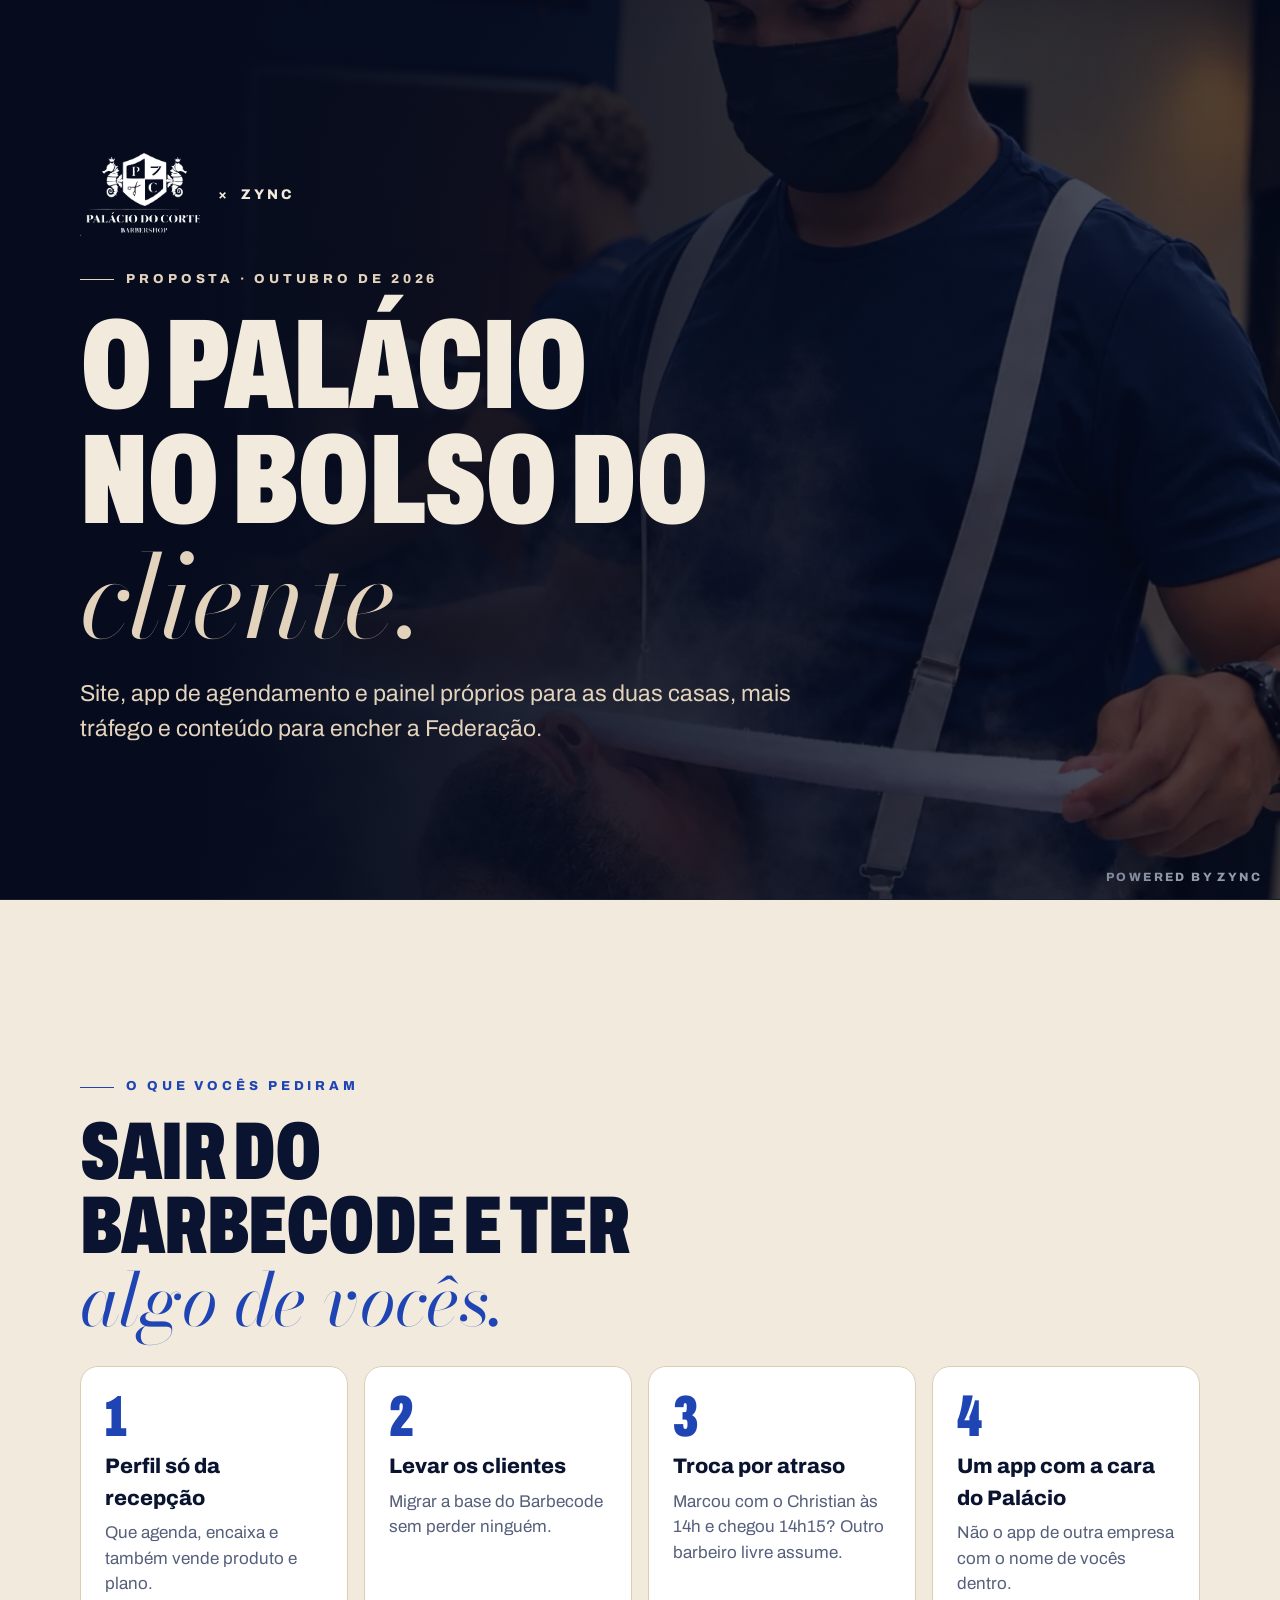
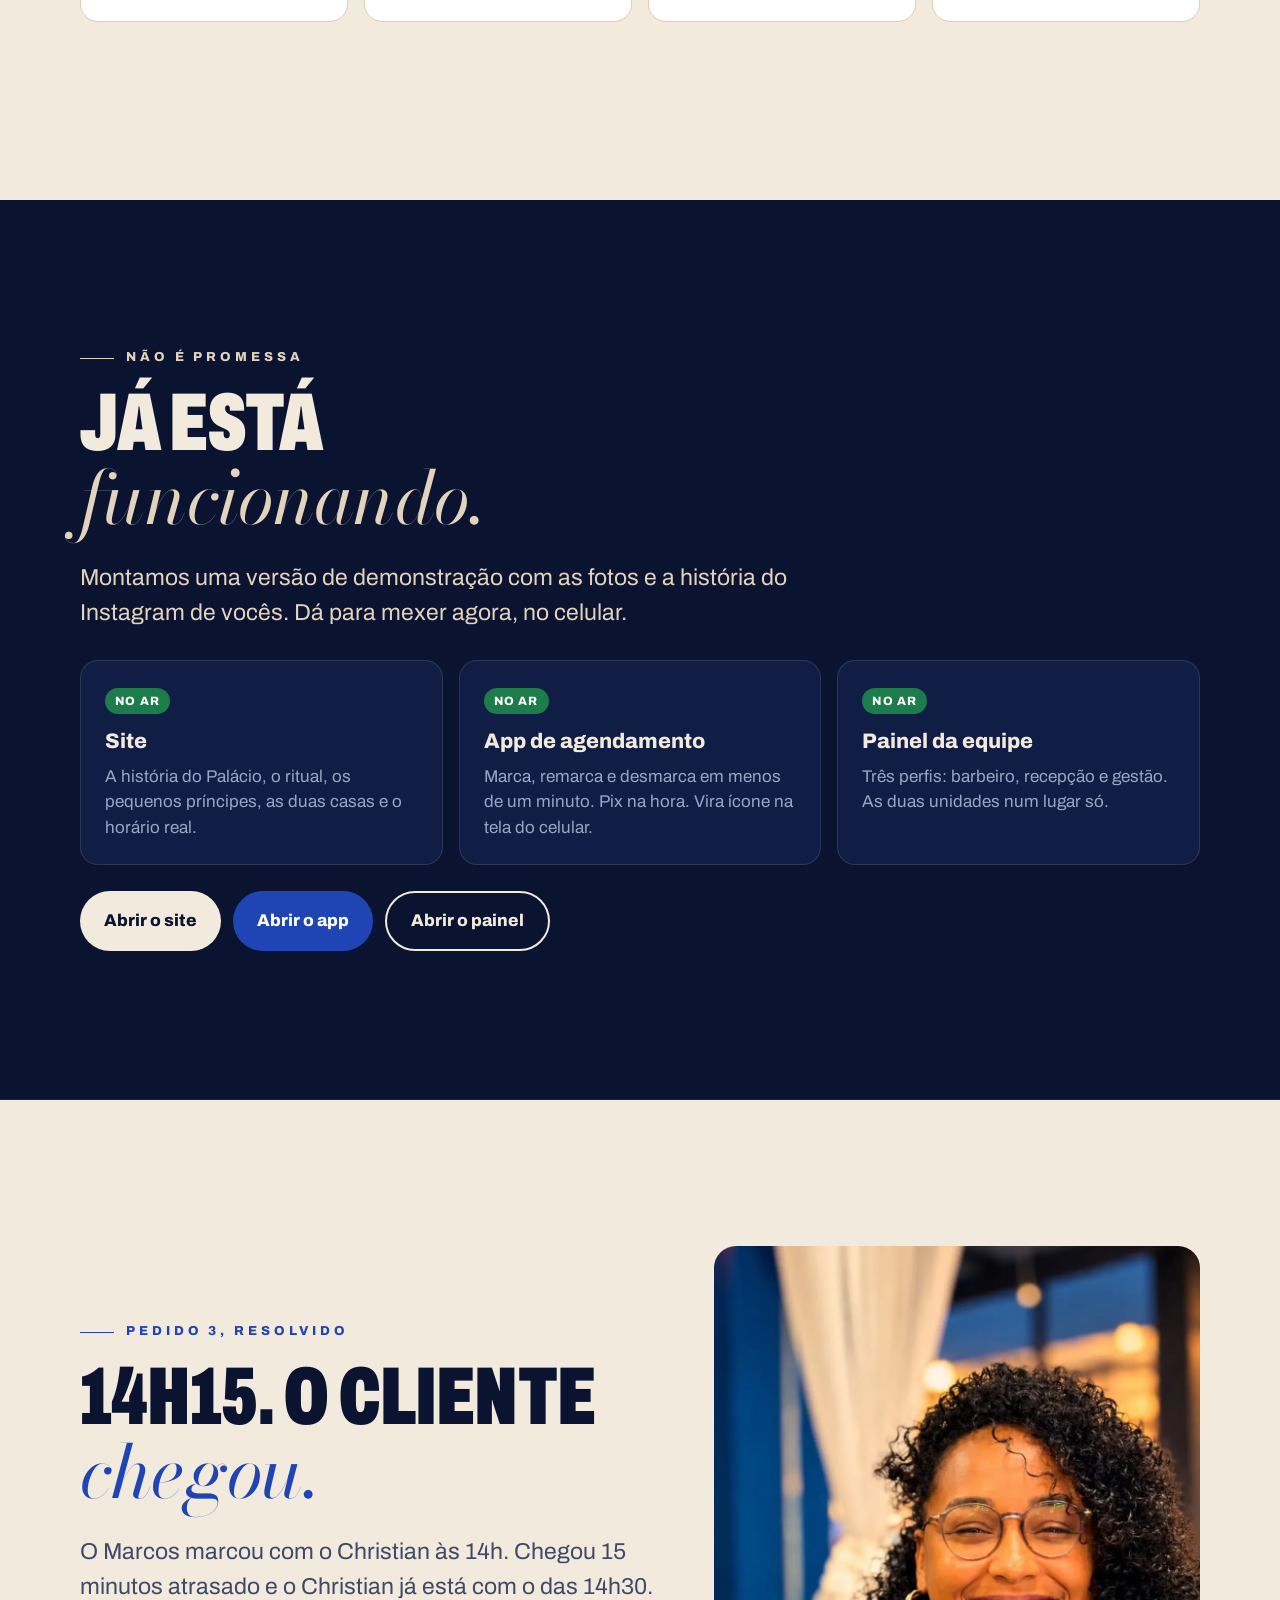
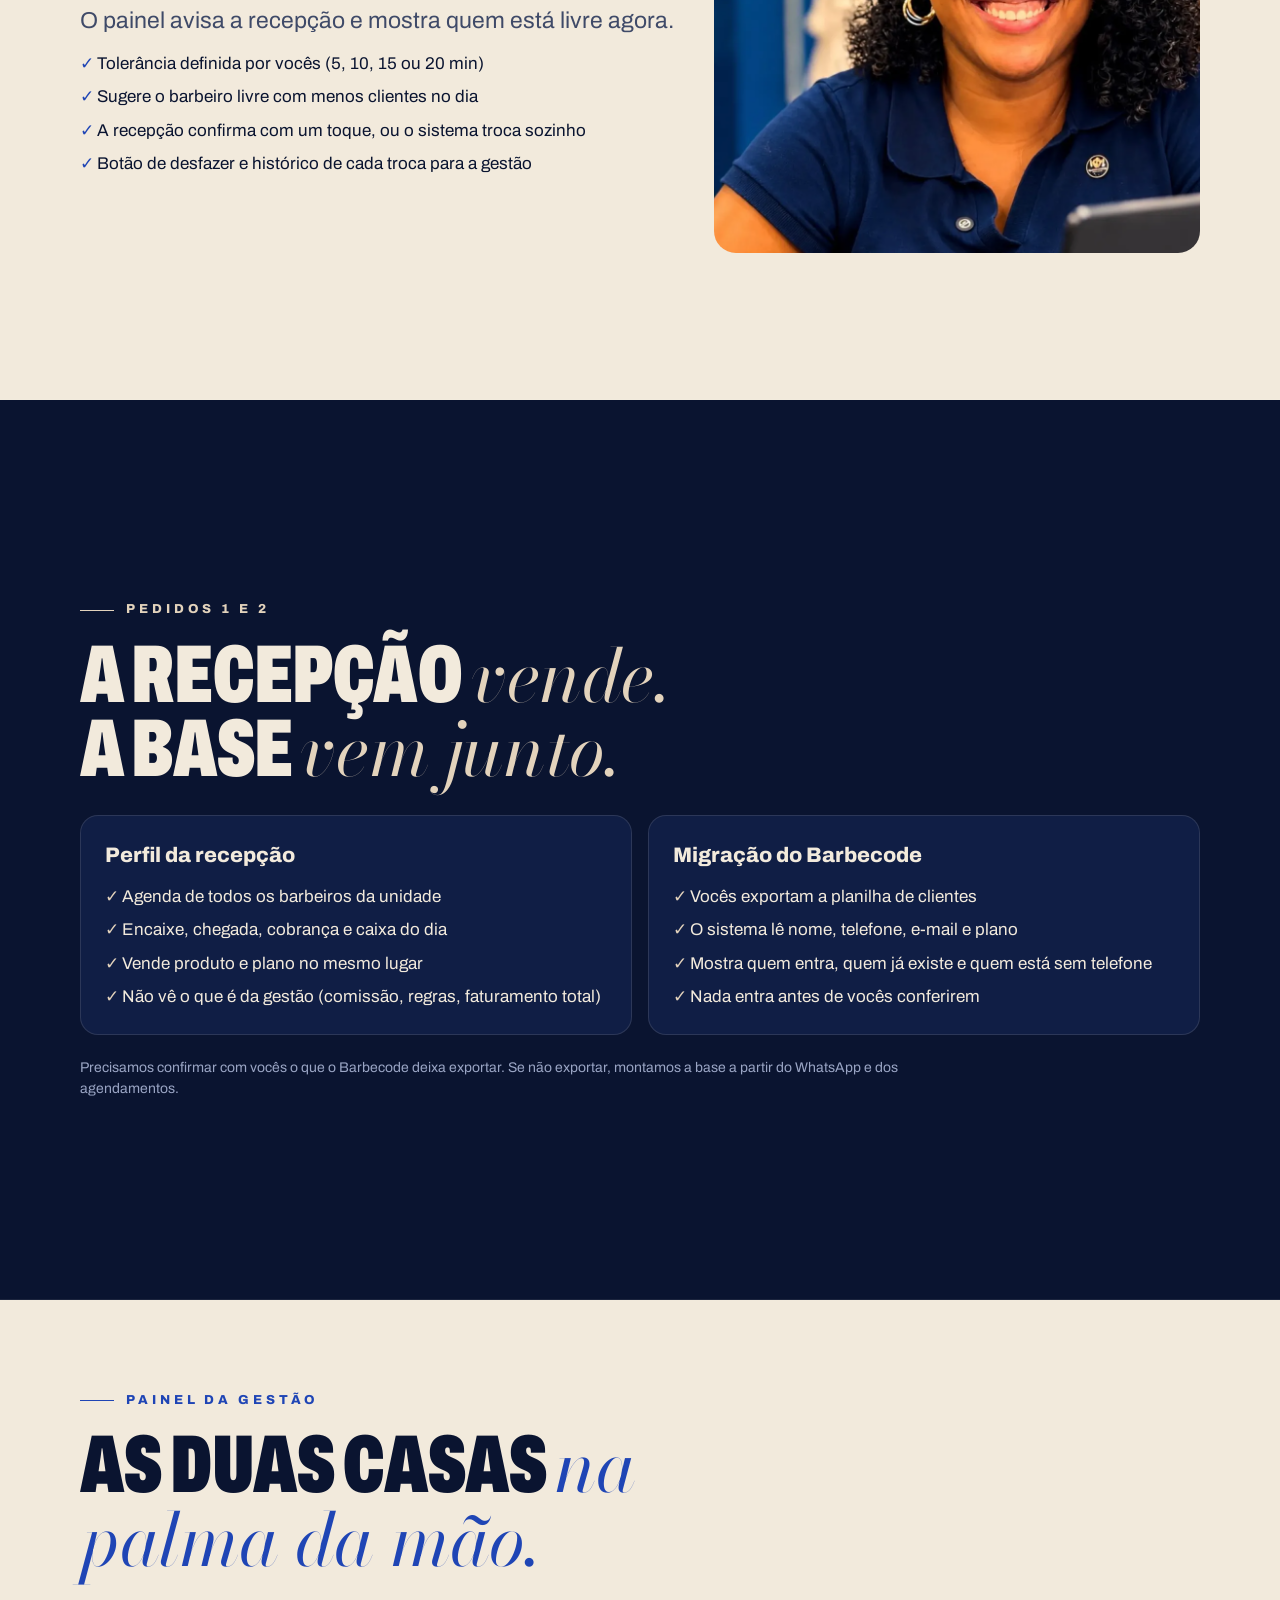
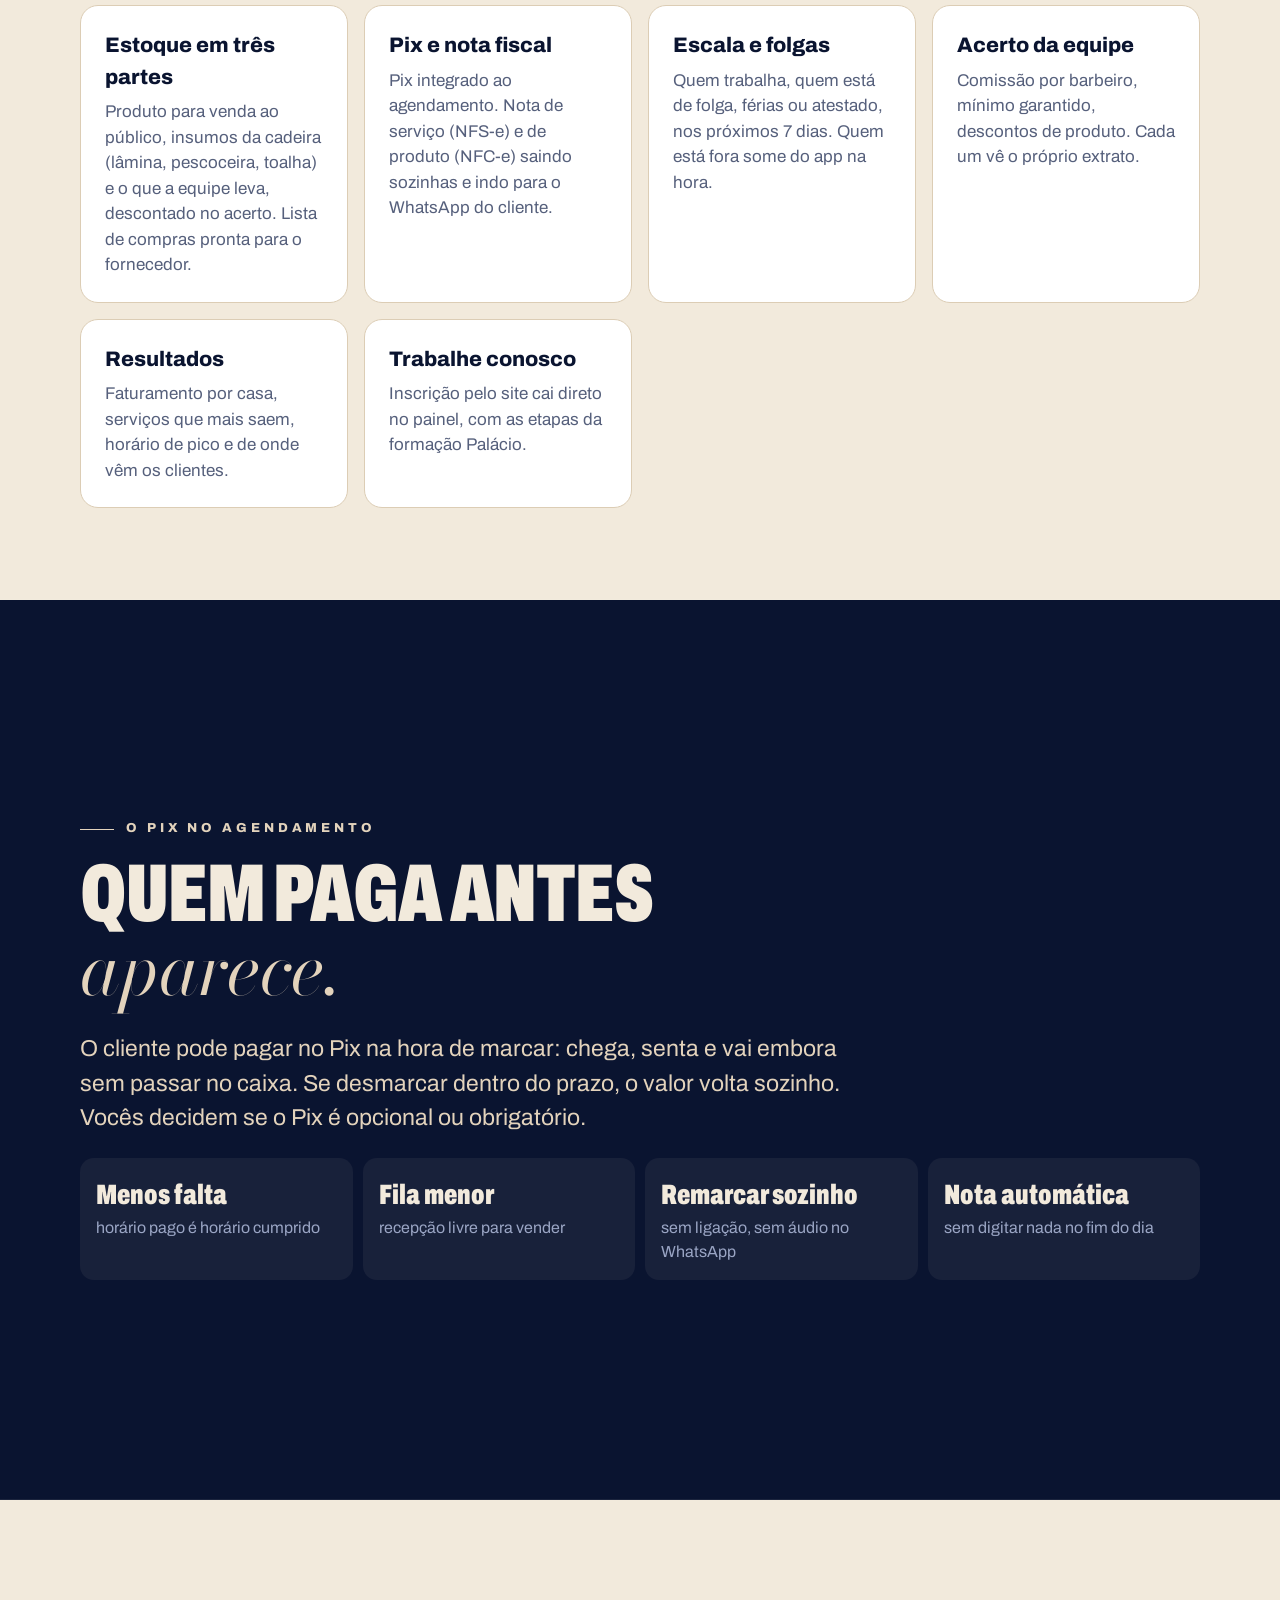
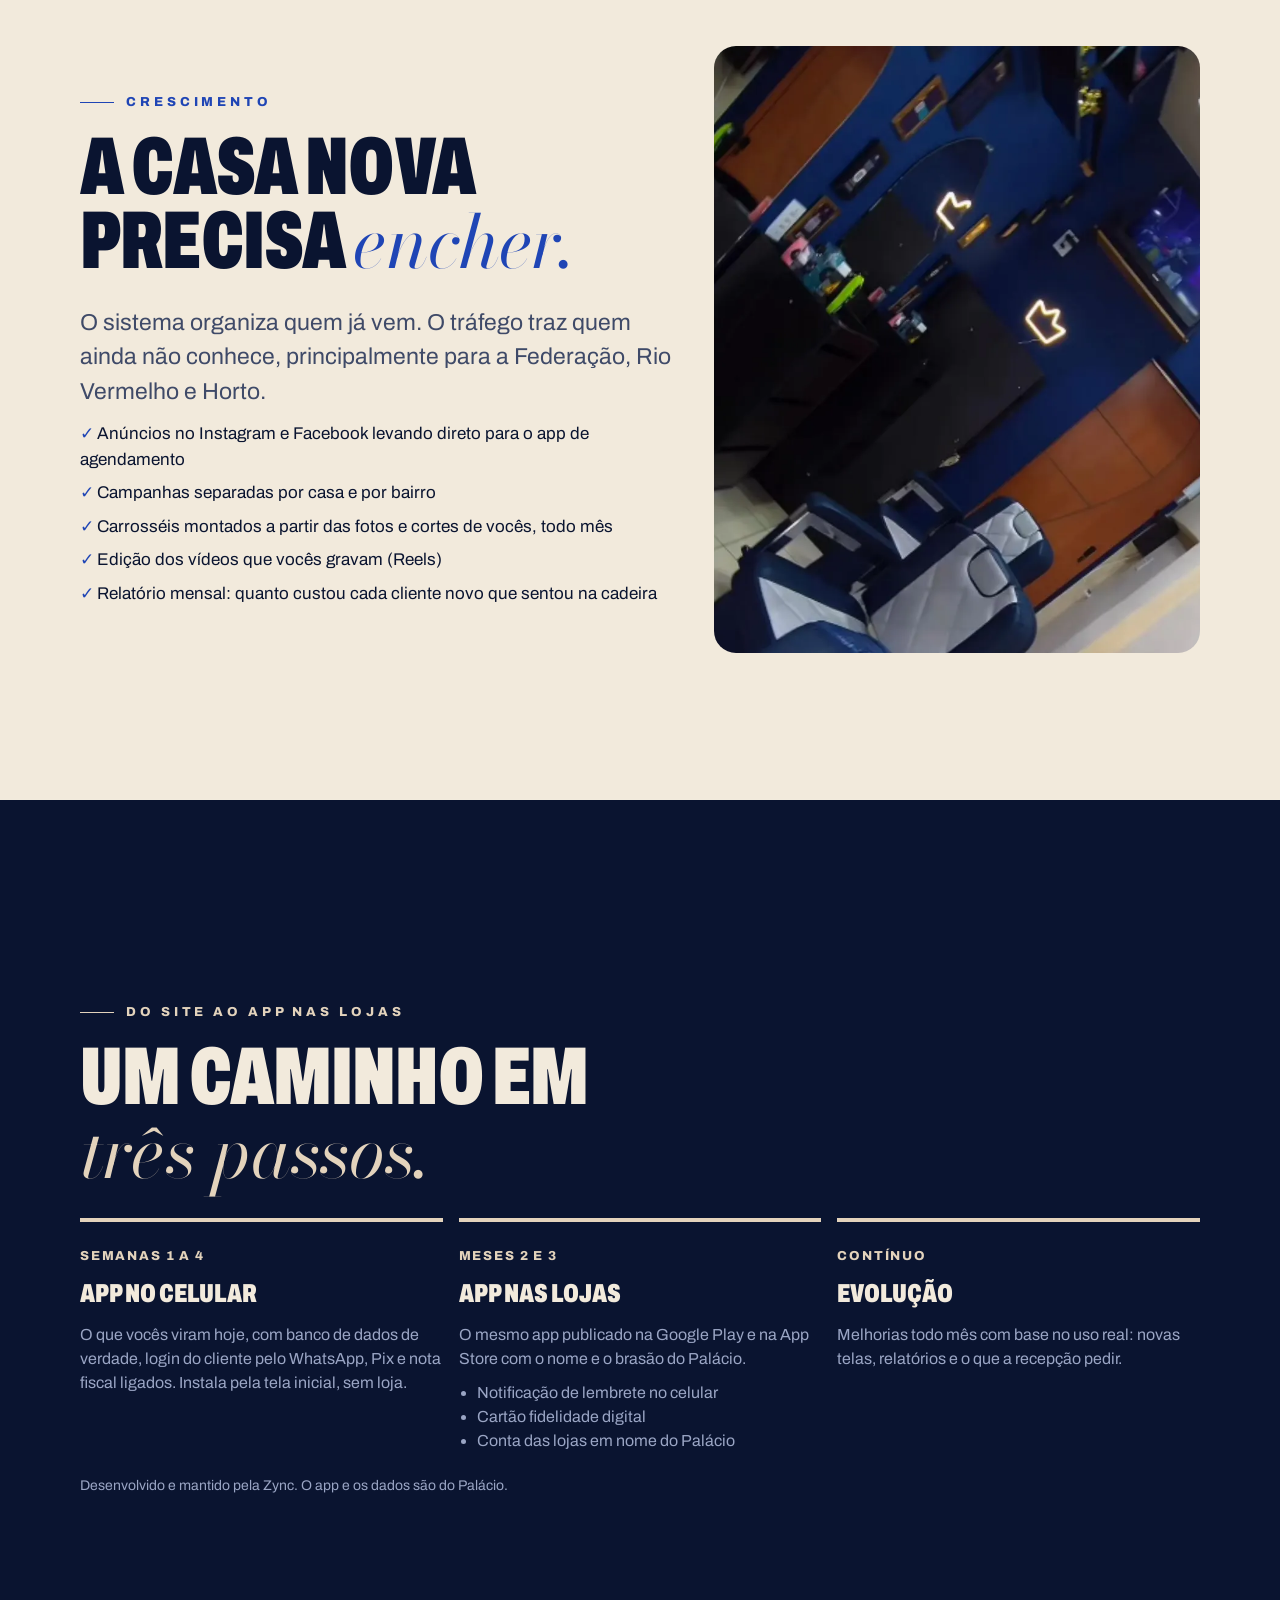
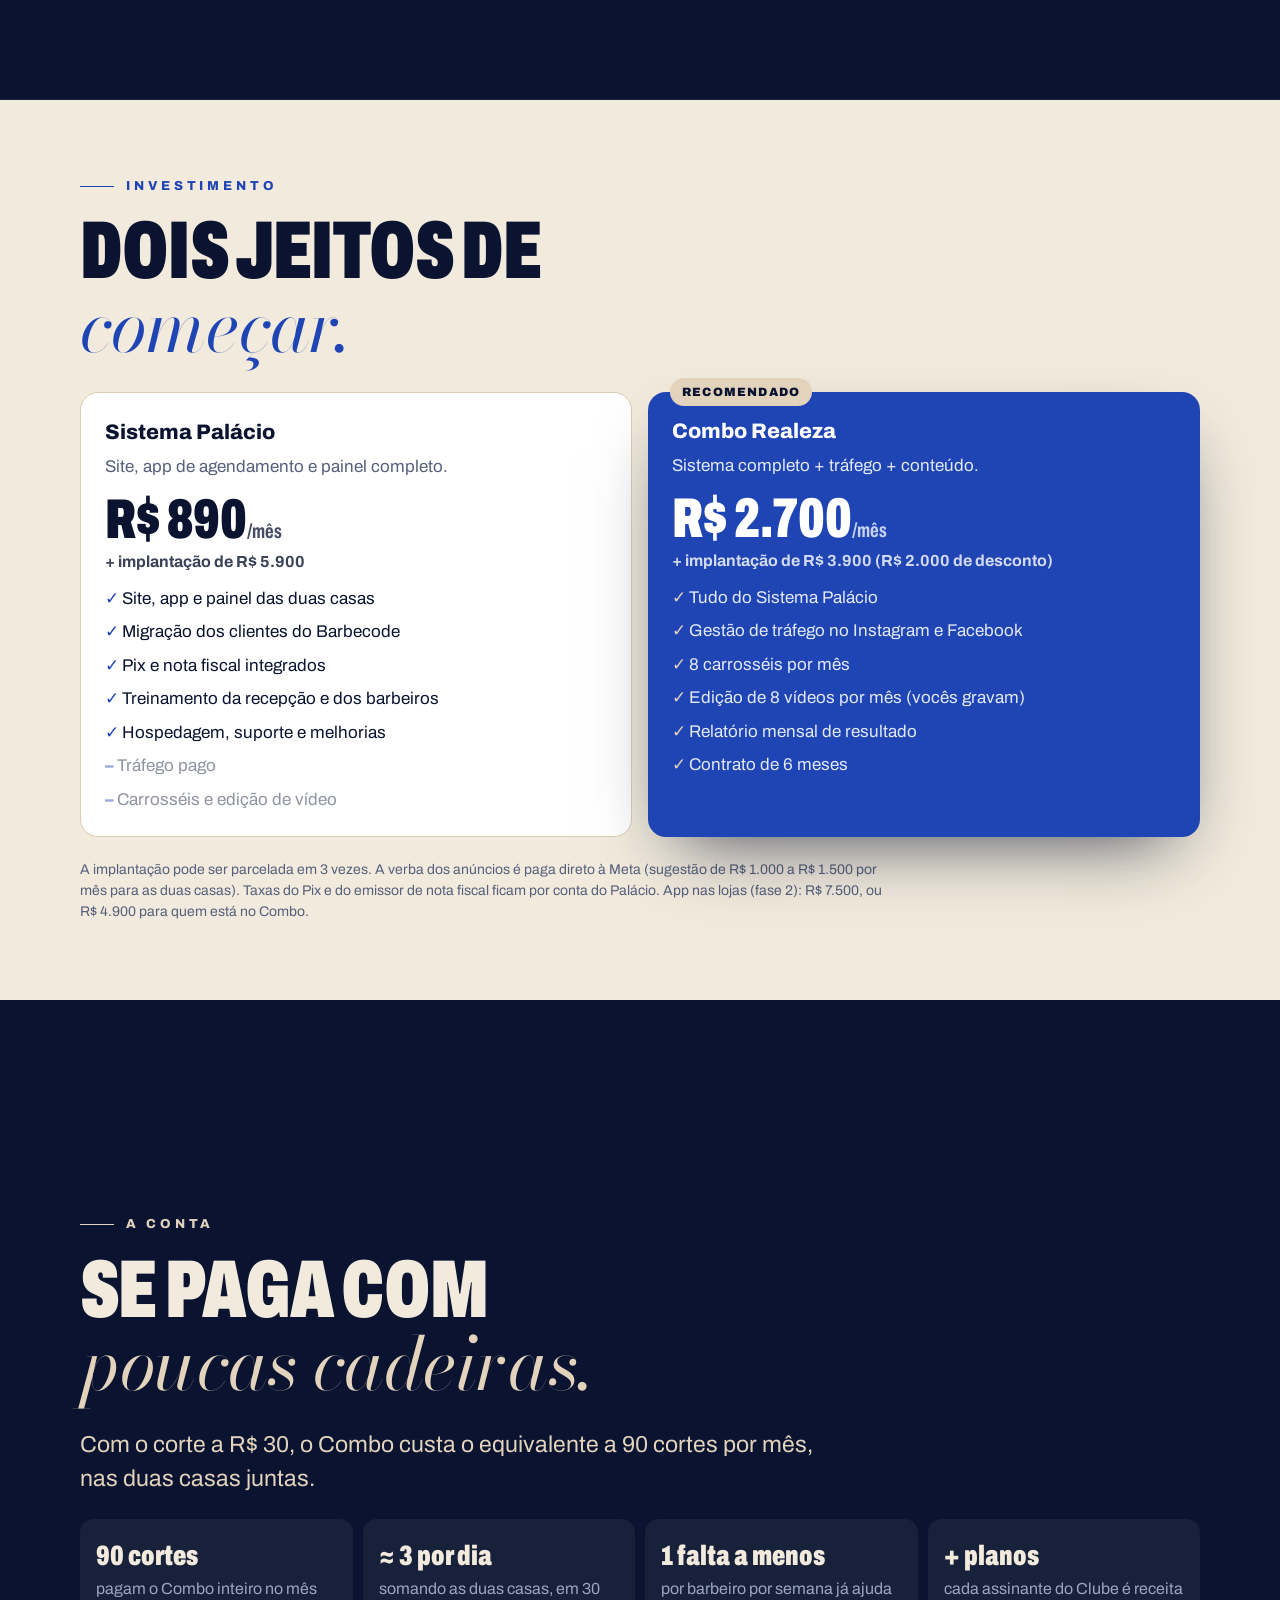
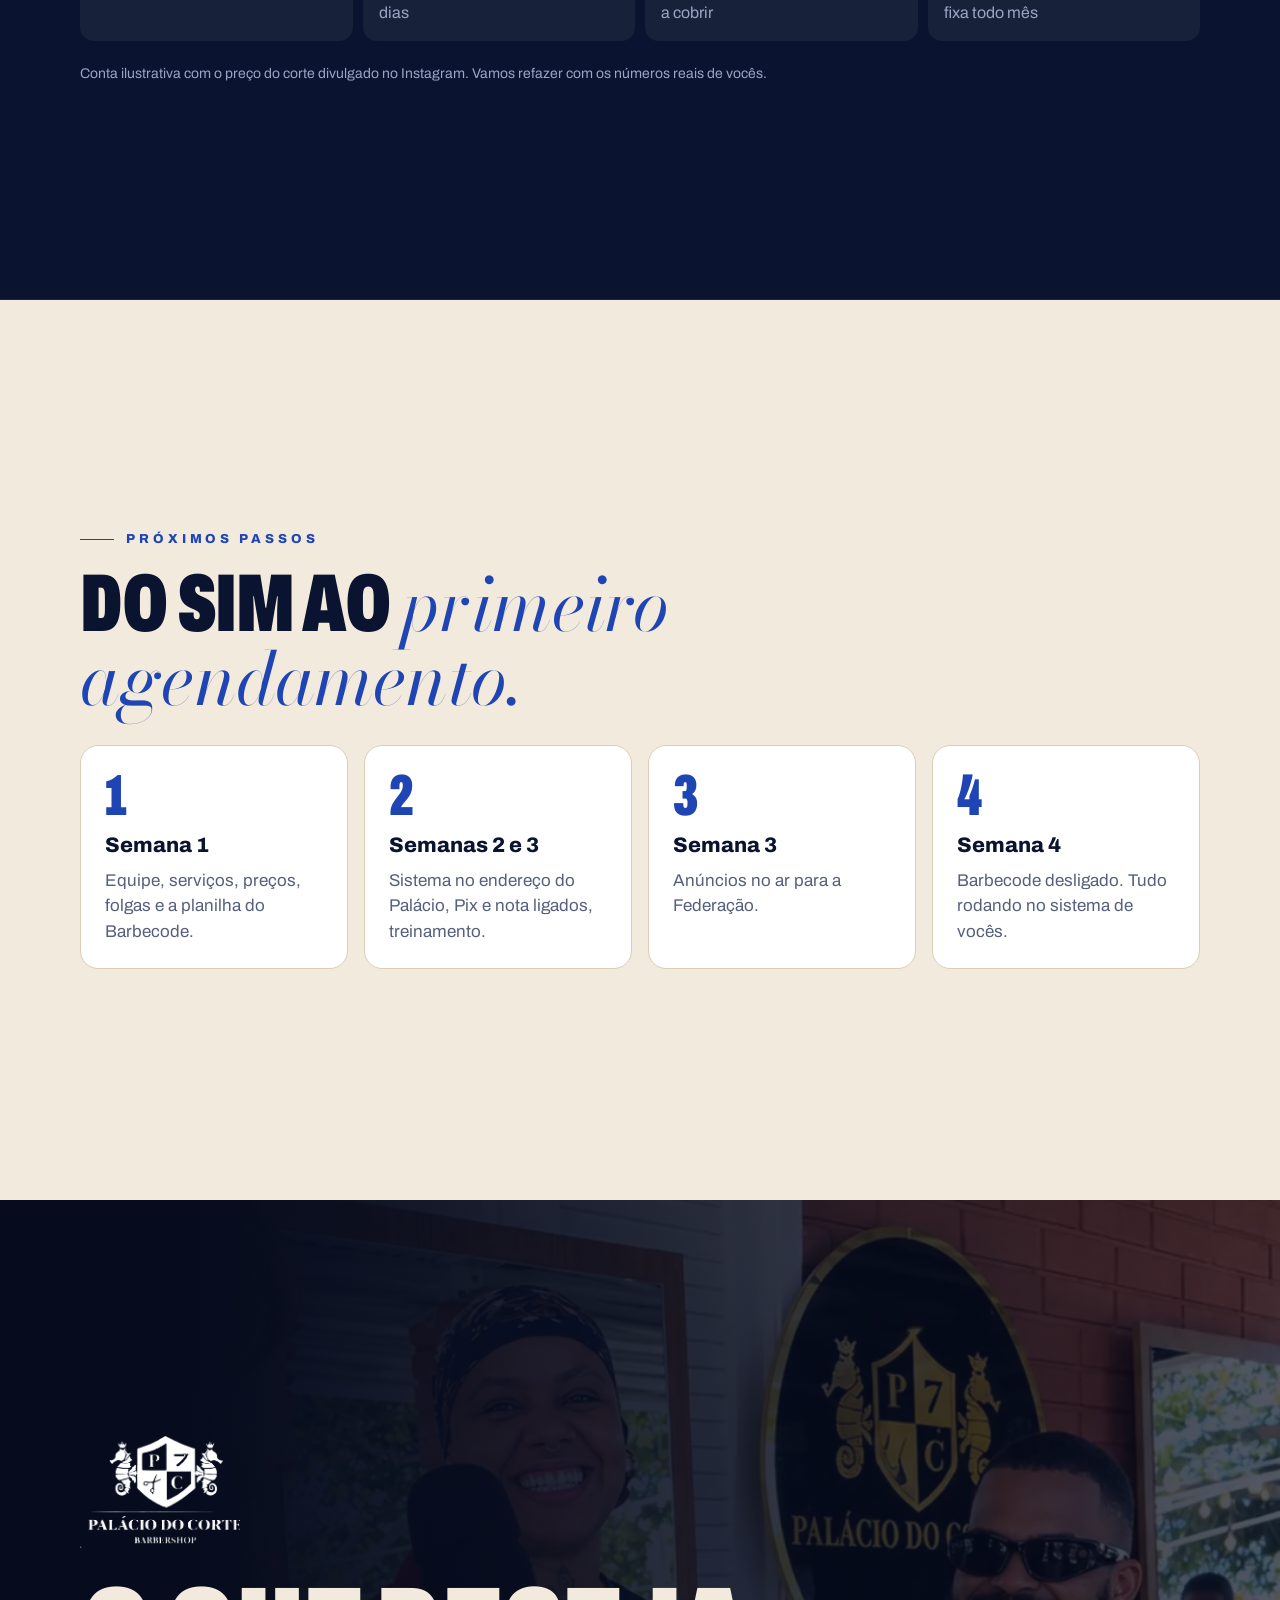
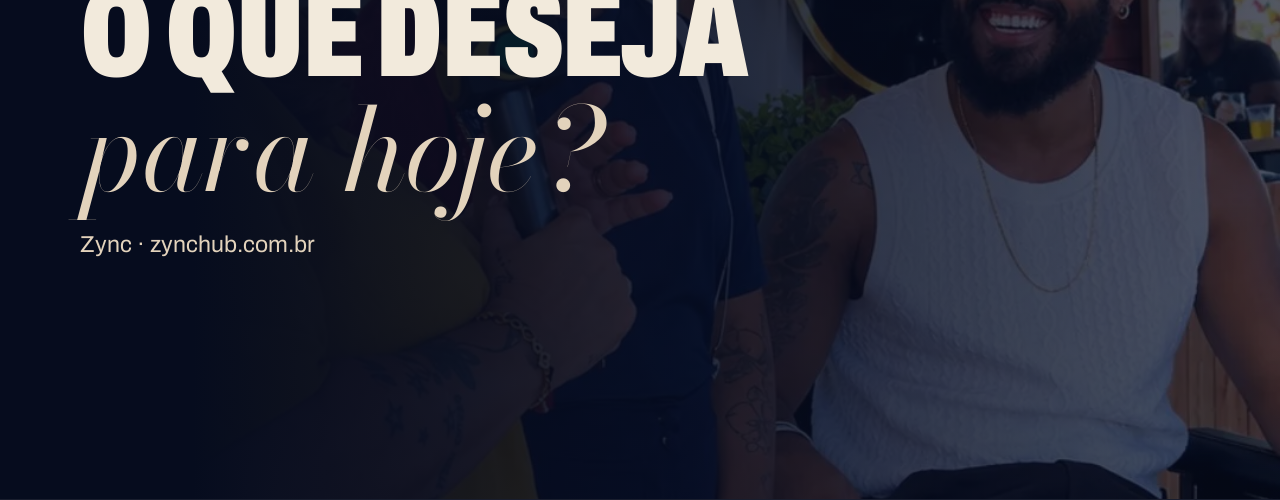
<file: apresentacao.html>
<!doctype html>
<html lang="pt-BR">
<head>
<meta charset="utf-8">
<meta name="robots" content="noindex,nofollow">
<meta name="viewport" content="width=device-width,initial-scale=1">
<title>Palácio do Corte × Zync · Proposta</title>
<link rel="preconnect" href="https://fonts.googleapis.com">
<link rel="preconnect" href="https://fonts.gstatic.com" crossorigin>
<link href="https://fonts.googleapis.com/css2?family=Archivo:wdth,wght@62..125,400..900&family=Bodoni+Moda:ital,opsz,wght@0,6..96,400..900;1,6..96,400..900&display=swap" rel="stylesheet">
<style>
:root{--noite:#060C1E;--marinho:#0A1430;--marinho2:#101E45;--royal:#1F45B5;--creme:#F2EADC;--areia:#E3D3BC;--cinza:#9AA5C4;--tinta:#0A1430;--verde:#3DDC84;--cond:'Archivo',system-ui,sans-serif;--serif:'Bodoni Moda',Georgia,serif}
*{box-sizing:border-box;margin:0;padding:0}
html{scroll-snap-type:y proximity;scroll-behavior:smooth}
body{background:var(--marinho);color:var(--creme);font-family:var(--cond);font-size:19px;line-height:1.5;-webkit-font-smoothing:antialiased}
img{display:block;max-width:100%}
a{color:inherit}
em{font-family:var(--serif);font-style:italic;font-weight:400}
section{min-height:100vh;scroll-snap-align:start;padding:72px clamp(20px,6vw,90px);display:flex;flex-direction:column;justify-content:center;position:relative;border-bottom:1px solid rgba(242,234,220,.08)}
section.claro{background:var(--creme);color:var(--tinta)}
.wrap{max-width:1120px;width:100%;margin:0 auto}
.k{font-size:13px;letter-spacing:.3em;text-transform:uppercase;font-weight:800;color:var(--areia);margin-bottom:18px;display:flex;gap:12px;align-items:center}
.k::before{content:"";width:34px;height:1px;background:currentColor}
.claro .k{color:var(--royal)}
h1,h2{font-stretch:64%;font-weight:900;text-transform:uppercase;line-height:.9;letter-spacing:-.01em}
h1{font-size:clamp(56px,10vw,132px)}
h2{font-size:clamp(40px,6.4vw,84px);margin-bottom:28px;max-width:16ch}
h1 em,h2 em{text-transform:none;font-size:.9em;color:var(--areia)}
.claro h2 em{color:var(--royal)}
h3{font-size:21px;font-weight:800;margin-bottom:6px}
.lead{font-size:clamp(19px,2vw,23px);max-width:760px;color:var(--areia)}
.claro .lead{color:#3F4A68}
.g{display:grid;gap:16px;margin-top:30px}
.g2{grid-template-columns:repeat(auto-fit,minmax(300px,1fr))}
.g3{grid-template-columns:repeat(auto-fit,minmax(250px,1fr))}
.g4{grid-template-columns:repeat(auto-fit,minmax(210px,1fr))}
.c{background:var(--marinho2);border:1px solid rgba(242,234,220,.12);border-radius:18px;padding:24px}
.c p{color:var(--cinza);font-size:17px}
.claro .c{background:#fff;border-color:#DCCDB5}
.claro .c p{color:#56607C}
.n{font-stretch:62%;font-weight:900;font-size:58px;line-height:.9;color:var(--areia);margin-bottom:8px}
.claro .n{color:var(--royal)}
.capa{background:var(--noite);overflow:hidden}
.capa>img{position:absolute;inset:0;width:100%;height:100%;object-fit:cover;opacity:.45}
.capa::after{content:"";position:absolute;inset:0;background:linear-gradient(90deg,var(--noite) 15%,rgba(6,12,30,.3))}
.capa .wrap{position:relative;z-index:1}
.logos{display:flex;align-items:center;gap:18px;margin-bottom:34px;font-weight:800;letter-spacing:.2em;font-size:14px}
.logos img{width:120px}
.cita{font-family:var(--serif);font-style:italic;font-size:clamp(22px,2.6vw,30px);line-height:1.3;border-left:3px solid var(--areia);padding-left:20px;max-width:820px}
.pill{display:inline-block;font-size:12px;font-weight:800;letter-spacing:.1em;text-transform:uppercase;padding:4px 10px;border-radius:99px;background:var(--royal);color:#fff;margin-bottom:12px}
.pill.ok{background:#1C7C4A}
.links{display:flex;flex-wrap:wrap;gap:12px;margin-top:26px}
.btn{display:inline-flex;align-items:center;gap:8px;padding:15px 24px;border-radius:99px;font-weight:800;text-decoration:none;background:var(--creme);color:var(--tinta);font-size:17px}
.btn.r{background:var(--royal);color:#fff}
.btn.l{background:transparent;border:2px solid currentColor;color:inherit}
.cena{display:grid;grid-template-columns:repeat(auto-fit,minmax(180px,1fr));gap:10px;margin-top:22px}
.cena div{background:rgba(242,234,220,.06);border-radius:14px;padding:16px;font-size:16px;color:var(--cinza)}
.cena b{display:block;color:var(--creme);font-size:28px;font-stretch:70%;font-weight:900}
ul.l{list-style:none;display:grid;gap:8px;margin-top:12px;font-size:17px}
ul.l li::before{content:"✓  ";color:var(--royal);font-weight:900}
section:not(.claro) ul.l li::before{color:var(--areia)}
ul.l li.no{opacity:.45}
ul.l li.no::before{content:"–  "}
.plano{display:flex;flex-direction:column;position:relative}
.plano.top{background:var(--royal);color:#fff;border:none;box-shadow:0 30px 70px -30px rgba(10,20,48,.8)}
.plano.top p,.plano.top ul.l{color:#E3E9F8}
.plano.top ul.l li::before{color:var(--areia)}
.preco{font-stretch:68%;font-weight:900;font-size:56px;line-height:1;margin:12px 0 2px}
.preco small{font-size:20px;font-weight:700;opacity:.75}
.impl{font-size:16px;font-weight:700;opacity:.8}
.selo{position:absolute;top:-14px;left:22px;background:var(--areia);color:var(--tinta);font-size:12px;font-weight:900;letter-spacing:.1em;text-transform:uppercase;padding:5px 12px;border-radius:99px}
table{width:100%;border-collapse:collapse;font-size:17px;margin-top:26px}
th,td{padding:14px 12px;border-bottom:1px solid rgba(242,234,220,.12);text-align:left;vertical-align:top}
th{font-size:13px;letter-spacing:.14em;text-transform:uppercase;color:var(--areia)}
.fases{display:grid;grid-template-columns:repeat(3,1fr);gap:16px;margin-top:30px}
.fase{border-top:4px solid var(--areia);padding-top:18px}
.fase .quando{font-size:13px;font-weight:800;letter-spacing:.14em;text-transform:uppercase;color:var(--areia)}
.fase h3{font-size:26px;font-stretch:70%;font-weight:900;text-transform:uppercase;margin:6px 0 10px}
.fase p,.fase li{color:var(--cinza);font-size:16px}
.fase ul{margin:10px 0 0 18px}
@media(max-width:820px){.fases{grid-template-columns:1fr}}
.nota{font-size:14px;color:var(--cinza);margin-top:22px;max-width:820px}
.claro .nota{color:#56607C}
.foto-lado{display:grid;grid-template-columns:1.1fr .9fr;gap:40px;align-items:center}
.foto-lado img{border-radius:22px;aspect-ratio:4/5;object-fit:cover;width:100%}
@media(max-width:820px){.foto-lado{grid-template-columns:1fr}.foto-lado img{aspect-ratio:16/10}}
.zync{position:fixed;right:18px;bottom:14px;font-size:12px;font-weight:800;letter-spacing:.2em;color:var(--cinza);z-index:5;mix-blend-mode:difference}
@media print{section{page-break-after:always;min-height:auto}.zync{display:none}}
</style>
</head>
<body>
<span class="zync">POWERED BY ZYNC</span>

<!-- 1 CAPA -->
<section class="capa">
  <img src="fotos/site/013.webp" alt="">
  <div class="wrap">
    <div class="logos"><img src="fotos/brasao.png" alt="Palácio do Corte"><span>×&nbsp;&nbsp;ZYNC</span></div>
    <p class="k">Proposta · outubro de 2026</p>
    <h1>O Palácio<br>no bolso do<br><em>cliente.</em></h1>
    <p class="lead" style="margin-top:24px">Site, app de agendamento e painel próprios para as duas casas, mais tráfego e conteúdo para encher a Federação.</p>
  </div>
</section>

<!-- 2 O QUE OUVIMOS -->
<section class="claro">
  <div class="wrap">
    <p class="k">O que vocês pediram</p>
    <h2>Sair do Barbecode e ter <em>algo de vocês.</em></h2>
    <div class="g g4">
      <div class="c"><div class="n">1</div><h3>Perfil só da recepção</h3><p>Que agenda, encaixa e também vende produto e plano.</p></div>
      <div class="c"><div class="n">2</div><h3>Levar os clientes</h3><p>Migrar a base do Barbecode sem perder ninguém.</p></div>
      <div class="c"><div class="n">3</div><h3>Troca por atraso</h3><p>Marcou com o Christian às 14h e chegou 14h15? Outro barbeiro livre assume.</p></div>
      <div class="c"><div class="n">4</div><h3>Um app com a cara do Palácio</h3><p>Não o app de outra empresa com o nome de vocês dentro.</p></div>
    </div>
  </div>
</section>

<!-- 3 PRONTO -->
<section>
  <div class="wrap">
    <p class="k">Não é promessa</p>
    <h2>Já está <em>funcionando.</em></h2>
    <p class="lead">Montamos uma versão de demonstração com as fotos e a história do Instagram de vocês. Dá para mexer agora, no celular.</p>
    <div class="g g3">
      <div class="c"><span class="pill ok">no ar</span><h3>Site</h3><p>A história do Palácio, o ritual, os pequenos príncipes, as duas casas e o horário real.</p></div>
      <div class="c"><span class="pill ok">no ar</span><h3>App de agendamento</h3><p>Marca, remarca e desmarca em menos de um minuto. Pix na hora. Vira ícone na tela do celular.</p></div>
      <div class="c"><span class="pill ok">no ar</span><h3>Painel da equipe</h3><p>Três perfis: barbeiro, recepção e gestão. As duas unidades num lugar só.</p></div>
    </div>
    <div class="links">
      <a class="btn" href="https://nathamgil.github.io/palacio-do-corte/" target="_blank">Abrir o site</a>
      <a class="btn r" href="https://nathamgil.github.io/palacio-do-corte/agendar.html" target="_blank">Abrir o app</a>
      <a class="btn l" href="https://nathamgil.github.io/palacio-do-corte/painel.html" target="_blank">Abrir o painel</a>
    </div>
  </div>
</section>

<!-- 4 A CENA DO ATRASO -->
<section class="claro">
  <div class="wrap foto-lado">
    <div>
      <p class="k">Pedido 3, resolvido</p>
      <h2>14h15. O cliente <em>chegou.</em></h2>
      <p class="lead">O Marcos marcou com o Christian às 14h. Chegou 15 minutos atrasado e o Christian já está com o das 14h30. O painel avisa a recepção e mostra quem está livre agora.</p>
      <ul class="l">
        <li>Tolerância definida por vocês (5, 10, 15 ou 20 min)</li>
        <li>Sugere o barbeiro livre com menos clientes no dia</li>
        <li>A recepção confirma com um toque, ou o sistema troca sozinho</li>
        <li>Botão de desfazer e histórico de cada troca para a gestão</li>
      </ul>
    </div>
    <img src="fotos/site/001.webp" alt="Recepção do Palácio do Corte">
  </div>
</section>

<!-- 5 RECEPÇÃO + MIGRAÇÃO -->
<section>
  <div class="wrap">
    <p class="k">Pedidos 1 e 2</p>
    <h2>A recepção <em>vende.</em> A base <em>vem junto.</em></h2>
    <div class="g g2">
      <div class="c"><h3>Perfil da recepção</h3><ul class="l"><li>Agenda de todos os barbeiros da unidade</li><li>Encaixe, chegada, cobrança e caixa do dia</li><li>Vende produto e plano no mesmo lugar</li><li>Não vê o que é da gestão (comissão, regras, faturamento total)</li></ul></div>
      <div class="c"><h3>Migração do Barbecode</h3><ul class="l"><li>Vocês exportam a planilha de clientes</li><li>O sistema lê nome, telefone, e-mail e plano</li><li>Mostra quem entra, quem já existe e quem está sem telefone</li><li>Nada entra antes de vocês conferirem</li></ul></div>
    </div>
    <p class="nota">Precisamos confirmar com vocês o que o Barbecode deixa exportar. Se não exportar, montamos a base a partir do WhatsApp e dos agendamentos.</p>
  </div>
</section>

<!-- 6 GESTÃO -->
<section class="claro">
  <div class="wrap">
    <p class="k">Painel da gestão</p>
    <h2>As duas casas <em>na palma da mão.</em></h2>
    <div class="g g3">
      <div class="c"><h3>Estoque em três partes</h3><p>Produto para venda ao público, insumos da cadeira (lâmina, pescoceira, toalha) e o que a equipe leva, descontado no acerto. Lista de compras pronta para o fornecedor.</p></div>
      <div class="c"><h3>Pix e nota fiscal</h3><p>Pix integrado ao agendamento. Nota de serviço (NFS-e) e de produto (NFC-e) saindo sozinhas e indo para o WhatsApp do cliente.</p></div>
      <div class="c"><h3>Escala e folgas</h3><p>Quem trabalha, quem está de folga, férias ou atestado, nos próximos 7 dias. Quem está fora some do app na hora.</p></div>
      <div class="c"><h3>Acerto da equipe</h3><p>Comissão por barbeiro, mínimo garantido, descontos de produto. Cada um vê o próprio extrato.</p></div>
      <div class="c"><h3>Resultados</h3><p>Faturamento por casa, serviços que mais saem, horário de pico e de onde vêm os clientes.</p></div>
      <div class="c"><h3>Trabalhe conosco</h3><p>Inscrição pelo site cai direto no painel, com as etapas da formação Palácio.</p></div>
    </div>
  </div>
</section>

<!-- 7 PIX / FALTAS -->
<section>
  <div class="wrap">
    <p class="k">O Pix no agendamento</p>
    <h2>Quem paga antes <em>aparece.</em></h2>
    <p class="lead">O cliente pode pagar no Pix na hora de marcar: chega, senta e vai embora sem passar no caixa. Se desmarcar dentro do prazo, o valor volta sozinho. Vocês decidem se o Pix é opcional ou obrigatório.</p>
    <div class="cena">
      <div><b>Menos falta</b>horário pago é horário cumprido</div>
      <div><b>Fila menor</b>recepção livre para vender</div>
      <div><b>Remarcar sozinho</b>sem ligação, sem áudio no WhatsApp</div>
      <div><b>Nota automática</b>sem digitar nada no fim do dia</div>
    </div>
  </div>
</section>

<!-- 8 TRÁFEGO -->
<section class="claro">
  <div class="wrap foto-lado">
    <div>
      <p class="k">Crescimento</p>
      <h2>A casa nova precisa <em>encher.</em></h2>
      <p class="lead">O sistema organiza quem já vem. O tráfego traz quem ainda não conhece, principalmente para a Federação, Rio Vermelho e Horto.</p>
      <ul class="l">
        <li>Anúncios no Instagram e Facebook levando direto para o app de agendamento</li>
        <li>Campanhas separadas por casa e por bairro</li>
        <li>Carrosséis montados a partir das fotos e cortes de vocês, todo mês</li>
        <li>Edição dos vídeos que vocês gravam (Reels)</li>
        <li>Relatório mensal: quanto custou cada cliente novo que sentou na cadeira</li>
      </ul>
    </div>
    <img src="fotos/site/099.webp" alt="Unidade Federação do Palácio do Corte">
  </div>
</section>

<!-- 9 CAMINHO DO APP -->
<section>
  <div class="wrap">
    <p class="k">Do site ao app nas lojas</p>
    <h2>Um caminho em <em>três passos.</em></h2>
    <div class="fases">
      <div class="fase"><span class="quando">Semanas 1 a 4</span><h3>App no celular</h3><p>O que vocês viram hoje, com banco de dados de verdade, login do cliente pelo WhatsApp, Pix e nota fiscal ligados. Instala pela tela inicial, sem loja.</p></div>
      <div class="fase"><span class="quando">Meses 2 e 3</span><h3>App nas lojas</h3><p>O mesmo app publicado na Google Play e na App Store com o nome e o brasão do Palácio.</p><ul><li>Notificação de lembrete no celular</li><li>Cartão fidelidade digital</li><li>Conta das lojas em nome do Palácio</li></ul></div>
      <div class="fase"><span class="quando">Contínuo</span><h3>Evolução</h3><p>Melhorias todo mês com base no uso real: novas telas, relatórios e o que a recepção pedir.</p></div>
    </div>
    <p class="nota">Desenvolvido e mantido pela Zync. O app e os dados são do Palácio.</p>
  </div>
</section>

<!-- 10 INVESTIMENTO -->
<section class="claro">
  <div class="wrap">
    <p class="k">Investimento</p>
    <h2>Dois jeitos de <em>começar.</em></h2>
    <div class="g g2" style="align-items:stretch">
      <div class="c plano">
        <h3>Sistema Palácio</h3><p>Site, app de agendamento e painel completo.</p>
        <div class="preco">R$ 890<small>/mês</small></div><div class="impl">+ implantação de R$ 5.900</div>
        <ul class="l"><li>Site, app e painel das duas casas</li><li>Migração dos clientes do Barbecode</li><li>Pix e nota fiscal integrados</li><li>Treinamento da recepção e dos barbeiros</li><li>Hospedagem, suporte e melhorias</li><li class="no">Tráfego pago</li><li class="no">Carrosséis e edição de vídeo</li></ul>
      </div>
      <div class="c plano top"><span class="selo">recomendado</span>
        <h3>Combo Realeza</h3><p>Sistema completo + tráfego + conteúdo.</p>
        <div class="preco">R$ 2.700<small>/mês</small></div><div class="impl">+ implantação de R$ 3.900 (R$ 2.000 de desconto)</div>
        <ul class="l"><li>Tudo do Sistema Palácio</li><li>Gestão de tráfego no Instagram e Facebook</li><li>8 carrosséis por mês</li><li>Edição de 8 vídeos por mês (vocês gravam)</li><li>Relatório mensal de resultado</li><li>Contrato de 6 meses</li></ul>
      </div>
    </div>
    <p class="nota">A implantação pode ser parcelada em 3 vezes. A verba dos anúncios é paga direto à Meta (sugestão de R$ 1.000 a R$ 1.500 por mês para as duas casas). Taxas do Pix e do emissor de nota fiscal ficam por conta do Palácio. App nas lojas (fase 2): R$ 7.500, ou R$ 4.900 para quem está no Combo.</p>
  </div>
</section>

<!-- 11 CONTA -->
<section>
  <div class="wrap">
    <p class="k">A conta</p>
    <h2>Se paga com <em>poucas cadeiras.</em></h2>
    <p class="lead">Com o corte a R$ 30, o Combo custa o equivalente a 90 cortes por mês, nas duas casas juntas.</p>
    <div class="cena">
      <div><b>90 cortes</b>pagam o Combo inteiro no mês</div>
      <div><b>≈ 3 por dia</b>somando as duas casas, em 30 dias</div>
      <div><b>1 falta a menos</b>por barbeiro por semana já ajuda a cobrir</div>
      <div><b>+ planos</b>cada assinante do Clube é receita fixa todo mês</div>
    </div>
    <p class="nota">Conta ilustrativa com o preço do corte divulgado no Instagram. Vamos refazer com os números reais de vocês.</p>
  </div>
</section>

<!-- 12 PRÓXIMOS PASSOS -->
<section class="claro">
  <div class="wrap">
    <p class="k">Próximos passos</p>
    <h2>Do sim ao <em>primeiro agendamento.</em></h2>
    <div class="g g4">
      <div class="c"><div class="n">1</div><h3>Semana 1</h3><p>Equipe, serviços, preços, folgas e a planilha do Barbecode.</p></div>
      <div class="c"><div class="n">2</div><h3>Semanas 2 e 3</h3><p>Sistema no endereço do Palácio, Pix e nota ligados, treinamento.</p></div>
      <div class="c"><div class="n">3</div><h3>Semana 3</h3><p>Anúncios no ar para a Federação.</p></div>
      <div class="c"><div class="n">4</div><h3>Semana 4</h3><p>Barbecode desligado. Tudo rodando no sistema de vocês.</p></div>
    </div>
  </div>
</section>

<!-- 13 FECHO -->
<section class="capa">
  <img src="fotos/site/015.webp" alt="">
  <div class="wrap">
    <img src="fotos/brasao.png" alt="" style="width:160px;margin-bottom:28px">
    <h1>O que deseja<br><em>para hoje?</em></h1>
    <p class="lead" style="margin-top:22px">Zync · zynchub.com.br</p>
  </div>
</section>
</body>
</html>
</file>
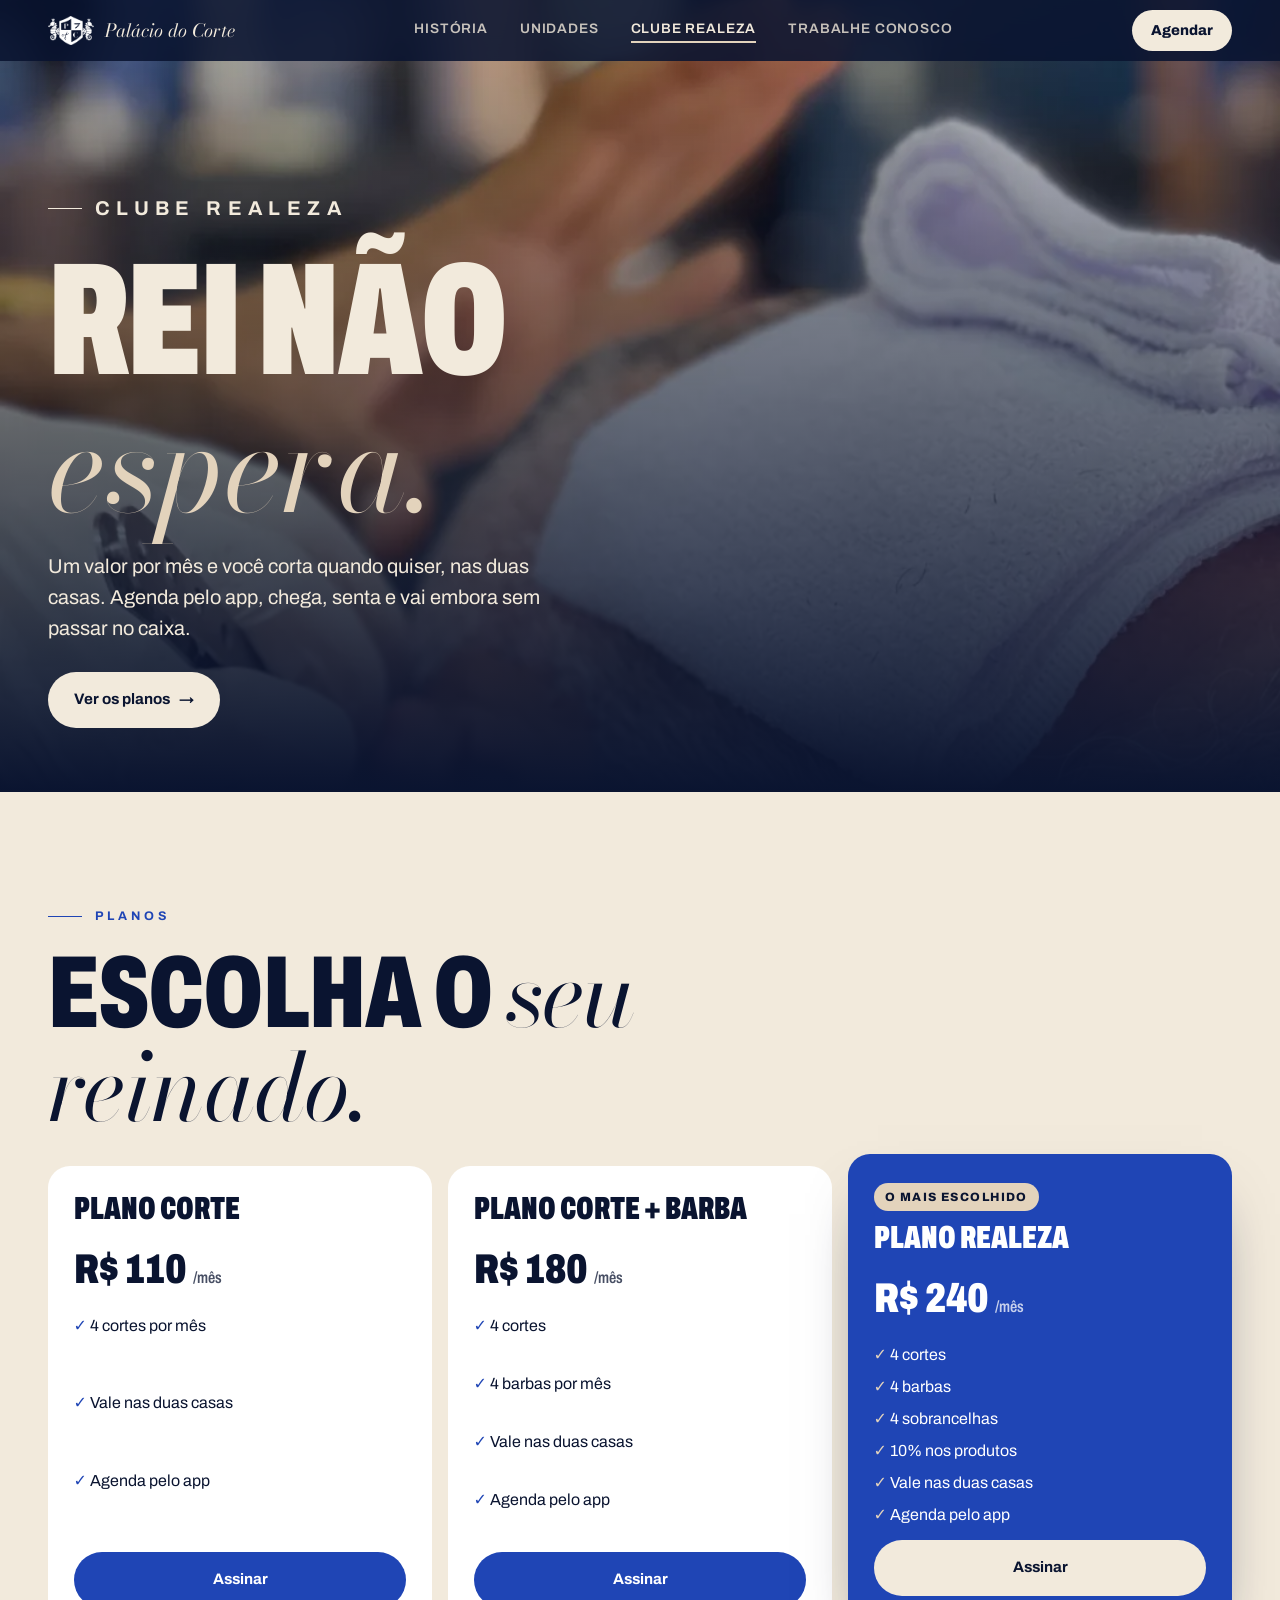
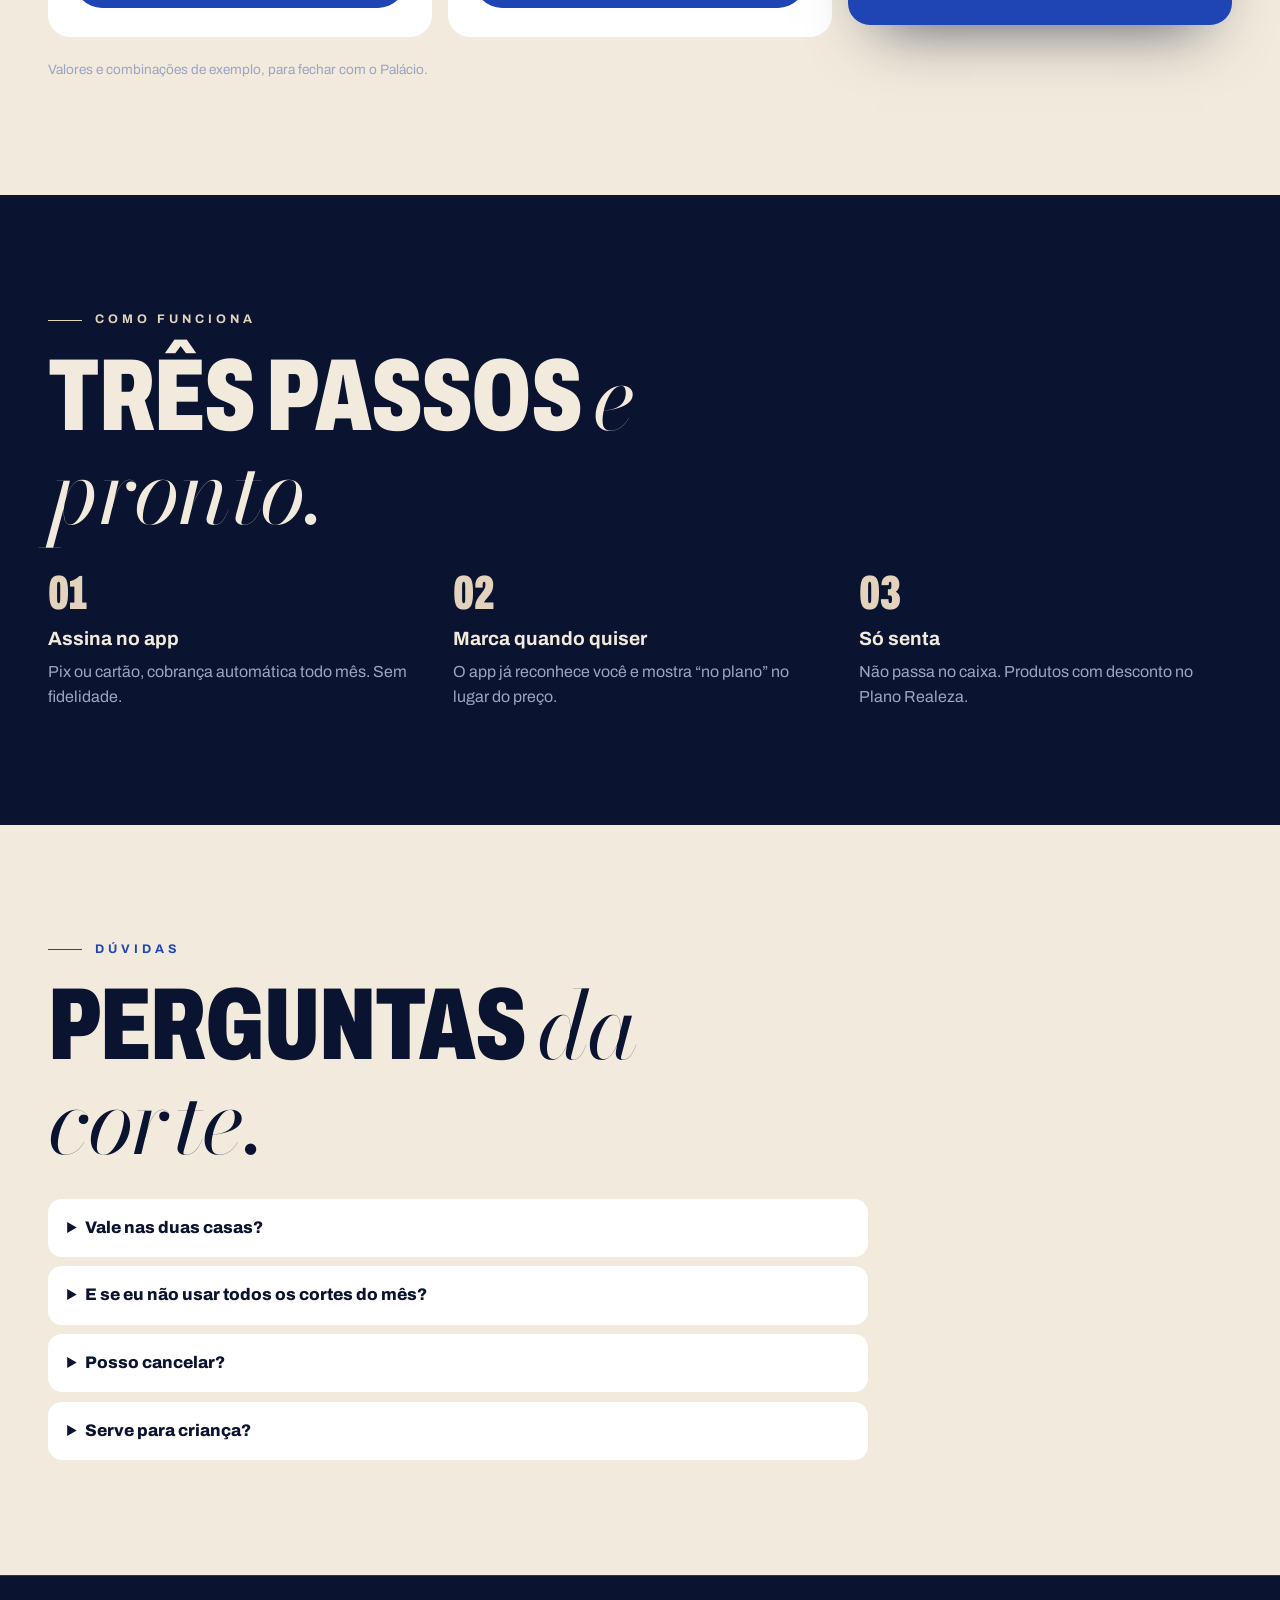
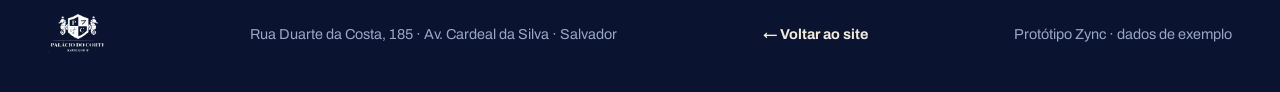
<file: clube.html>
<!DOCTYPE html>
<html lang="pt-BR">
<head>
<meta charset="UTF-8">
<meta name="viewport" content="width=device-width, initial-scale=1.0">
<title>Clube Realeza · Palácio do Corte</title>
<meta name="description" content="Clube Realeza do Palácio do Corte: um valor por mês e você corta quando quiser, nas duas casas de Salvador.">
<meta name="theme-color" content="#0A1430">
<link rel="manifest" href="manifest.webmanifest">
<link rel="icon" href="assets/icone-192.png" type="image/png">
<link rel="preconnect" href="https://fonts.googleapis.com">
<link rel="preconnect" href="https://fonts.gstatic.com" crossorigin>
<link href="https://fonts.googleapis.com/css2?family=Archivo:wdth,wght@62..125,400..900&family=Bodoni+Moda:ital,opsz,wght@0,6..96,400..900;1,6..96,400..900&display=swap" rel="stylesheet">
<link rel="stylesheet" href="assets/site.css">
<link rel="stylesheet" href="assets/paginas.css">
</head>
<body>
<header class="nav cheia">
  <a href="index.html" class="nav-marca"><img src="fotos/escudo.png" alt="" width="46" height="29"><span>Palácio do Corte</span></a>
  <nav class="nav-links" aria-label="Páginas">
    <a href="index.html#historia">História</a>
    <a href="index.html#casas">Unidades</a>
    <a href="clube.html" aria-current="page">Clube Realeza</a>
    <a href="trabalhe-conosco.html">Trabalhe conosco</a>
  </nav>
  <a href="agendar.html" class="nav-cta">Agendar</a>
</header>

<main>
  <section class="pg-capa">
    <img src="fotos/site/058.webp" alt="Barbeiro do Palácio fazendo a barba com navalha">
    <div class="pg-capa-txt">
      <p class="rotulo rotulo-claro">Clube Realeza</p>
      <h1>Rei não<br><em>espera.</em></h1>
      <p>Um valor por mês e você corta quando quiser, nas duas casas. Agenda pelo app, chega, senta e vai embora sem passar no caixa.</p>
      <a href="#planos" class="btn btn-creme">Ver os planos <span aria-hidden="true">→</span></a>
    </div>
  </section>

  <section class="pg-sec claro" id="planos">
    <p class="rotulo">Planos</p>
    <h2>Escolha o <em>seu reinado.</em></h2>
    <div class="planos-g" id="planos-g"></div>
    <p class="aviso-ex">Valores e combinações de exemplo, para fechar com o Palácio.</p>
  </section>

  <section class="pg-sec">
    <p class="rotulo rotulo-claro">Como funciona</p>
    <h2>Três passos <em>e pronto.</em></h2>
    <div class="comofunc">
      <div><b>01</b><h3>Assina no app</h3><p>Pix ou cartão, cobrança automática todo mês. Sem fidelidade.</p></div>
      <div><b>02</b><h3>Marca quando quiser</h3><p>O app já reconhece você e mostra “no plano” no lugar do preço.</p></div>
      <div><b>03</b><h3>Só senta</h3><p>Não passa no caixa. Produtos com desconto no Plano Realeza.</p></div>
    </div>
  </section>

  <section class="pg-sec claro">
    <p class="rotulo">Dúvidas</p>
    <h2>Perguntas <em>da corte.</em></h2>
    <div class="faq">
      <details><summary>Vale nas duas casas?</summary><p>Vale. Cidade Baixa e Federação, com qualquer barbeiro.</p></details>
      <details><summary>E se eu não usar todos os cortes do mês?</summary><p>O plano renova a cada 30 dias. A regra de acúmulo é definida pela casa.</p></details>
      <details><summary>Posso cancelar?</summary><p>Pode, pelo próprio app, quando quiser. O mês já pago continua valendo até o fim.</p></details>
      <details><summary>Serve para criança?</summary><p>Serve. Os pequenos príncipes também têm vez no clube.</p></details>
    </div>
  </section>
</main>

<footer class="rodape-simples">
  <img src="fotos/brasao.png" alt="Palácio do Corte">
  <span>Rua Duarte da Costa, 185 · Av. Cardeal da Silva · Salvador</span>
  <a href="index.html">← Voltar ao site</a>
  <span>Protótipo Zync · dados de exemplo</span>
</footer>

<script src="assets/dados.js"></script>
<script src="assets/paginas.js"></script>
</body>
</html>
</file>
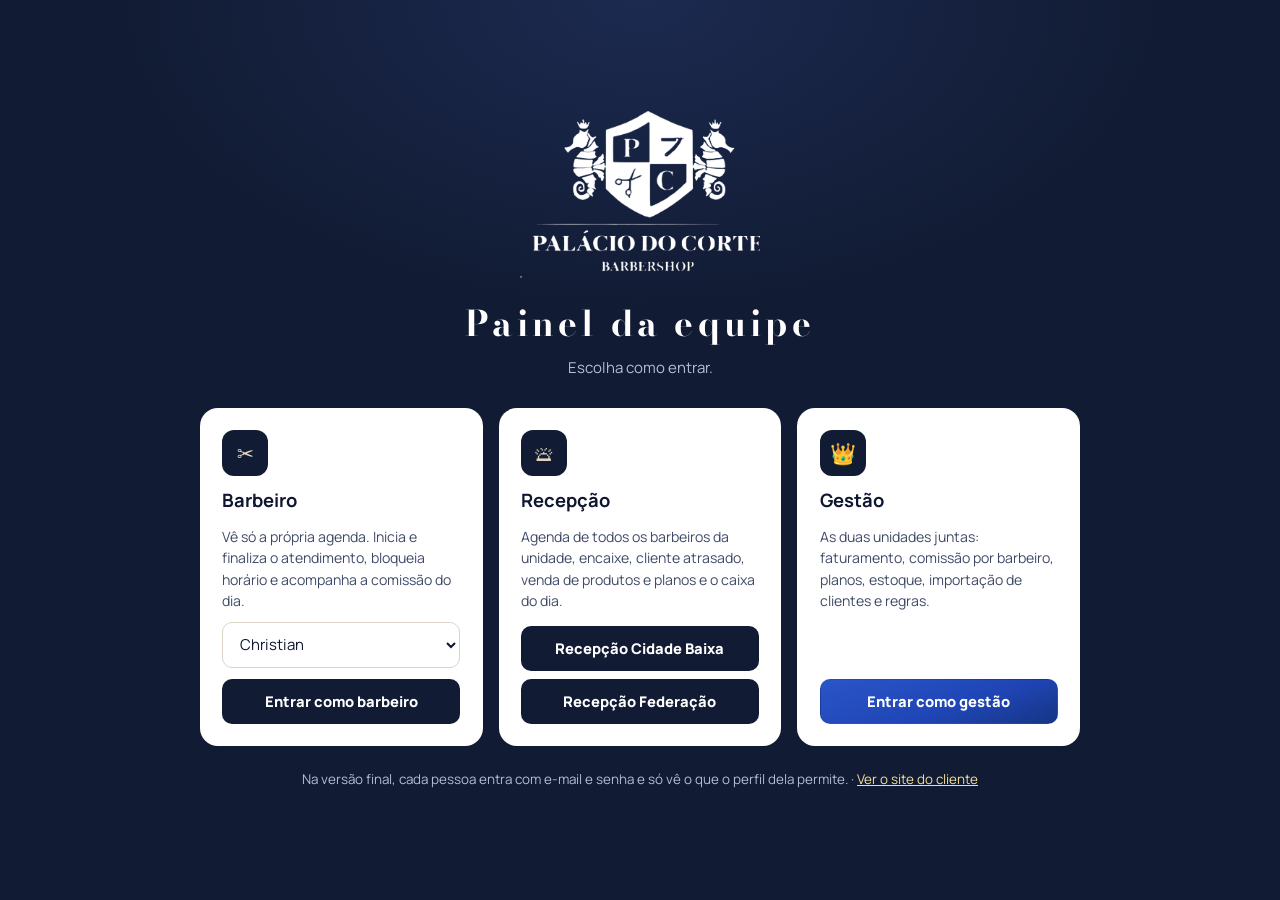
<file: painel.html>
<!DOCTYPE html>
<html lang="pt-BR">
<head>
<meta charset="UTF-8">
<meta name="viewport" content="width=device-width, initial-scale=1.0">
<title>Palácio do Corte · Painel da equipe</title>
<meta name="robots" content="noindex">
<meta name="theme-color" content="#0A1430">
<link rel="manifest" href="manifest.webmanifest">
<link rel="icon" href="assets/icone-192.png" type="image/png">
<link rel="preconnect" href="https://fonts.googleapis.com">
<link rel="preconnect" href="https://fonts.gstatic.com" crossorigin>
<link href="https://fonts.googleapis.com/css2?family=Bodoni+Moda:ital,wght@0,600;1,500&family=Manrope:wght@400;500;600;700;800&display=swap" rel="stylesheet">
<link rel="stylesheet" href="assets/painel.css">
</head>
<body>
<div id="app"></div>
<div id="modais"></div>
<script src="assets/dados.js"></script>
<script src="assets/gestao.js"></script>
<script src="assets/painel.js"></script>
</body>
</html>
</file>
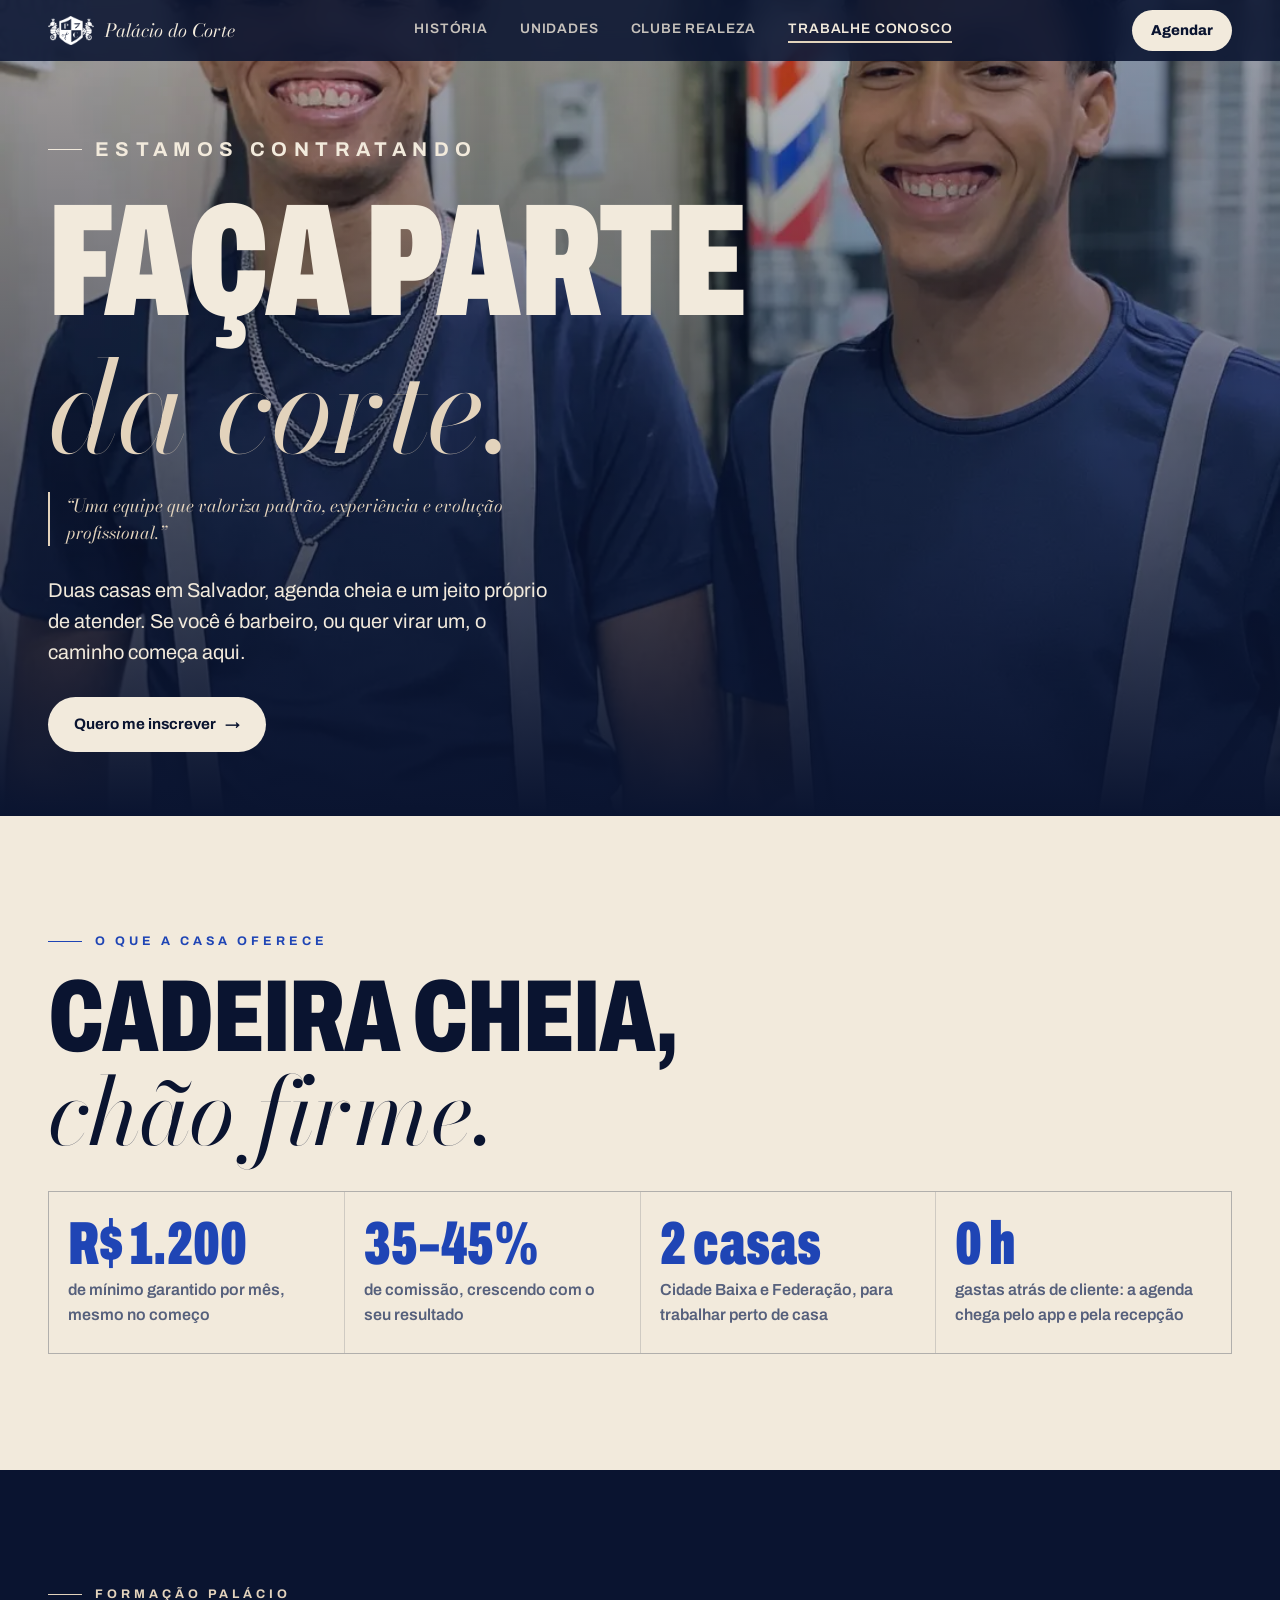
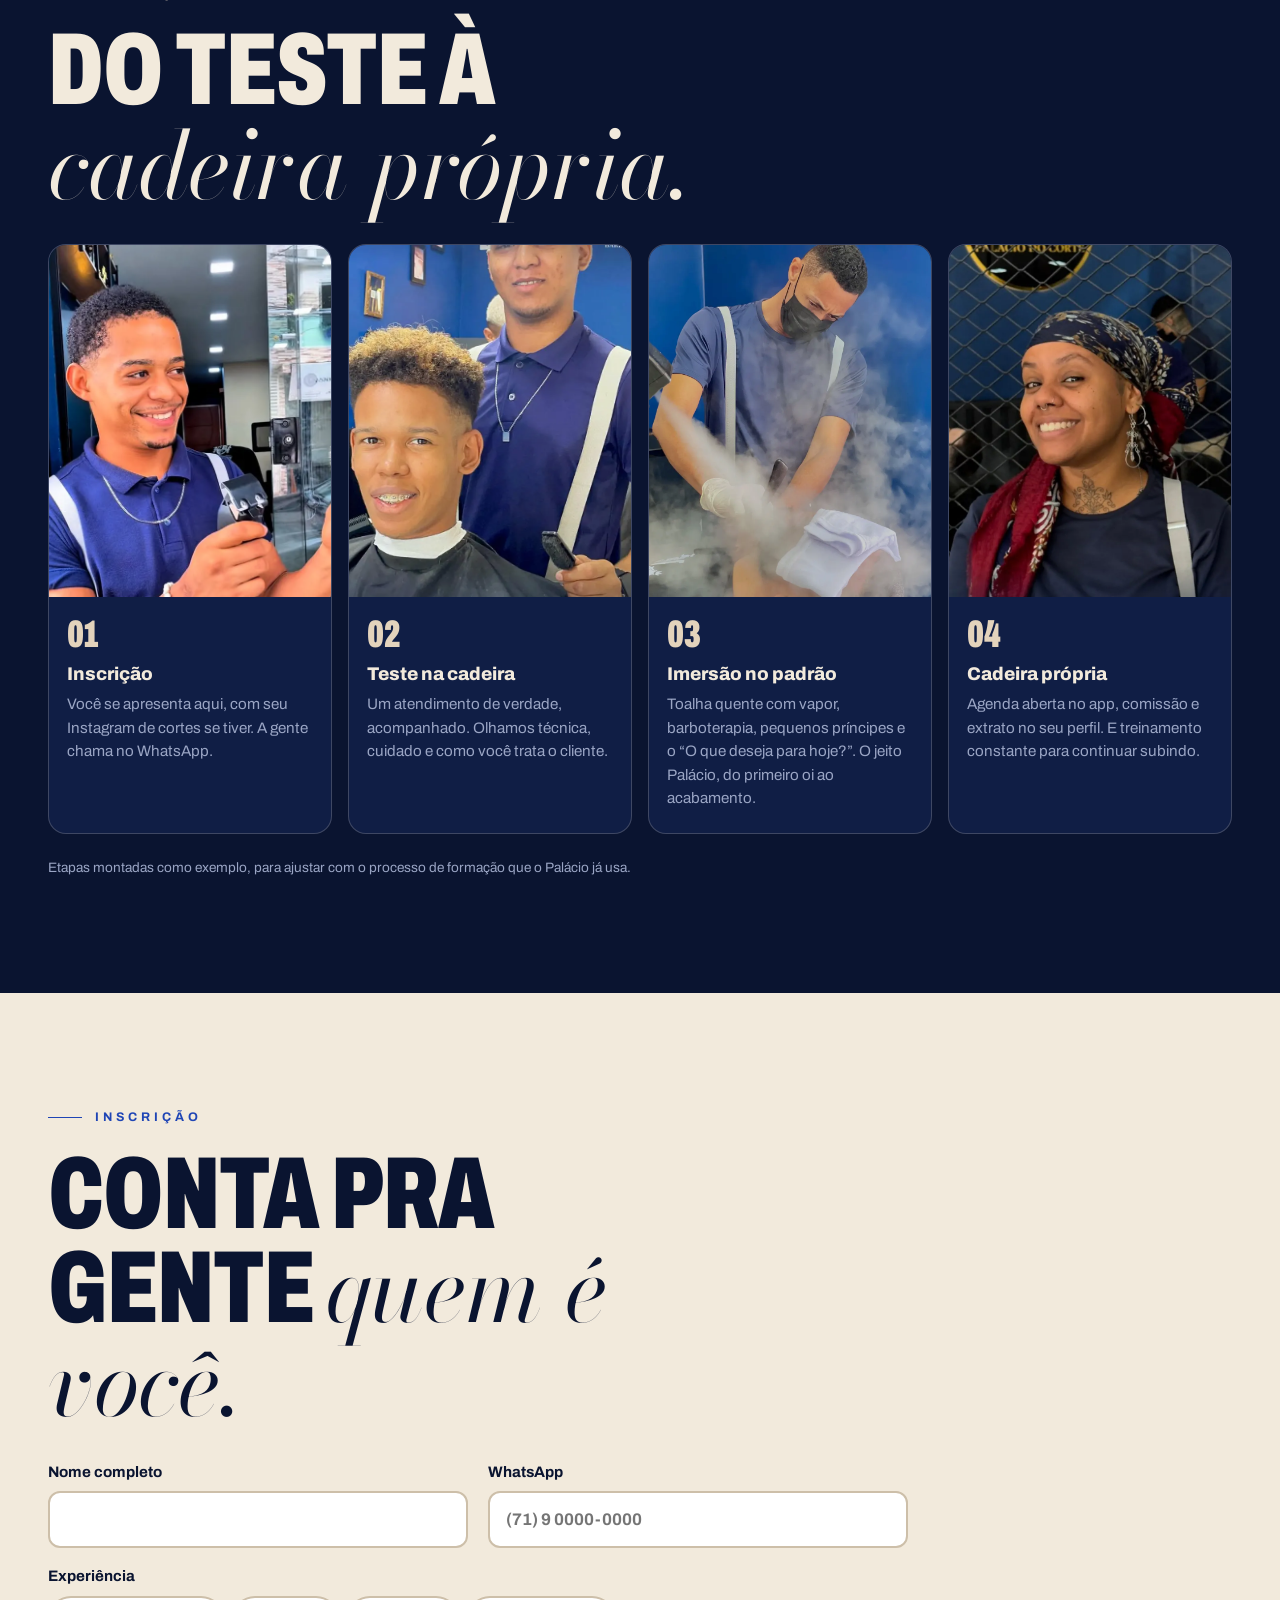
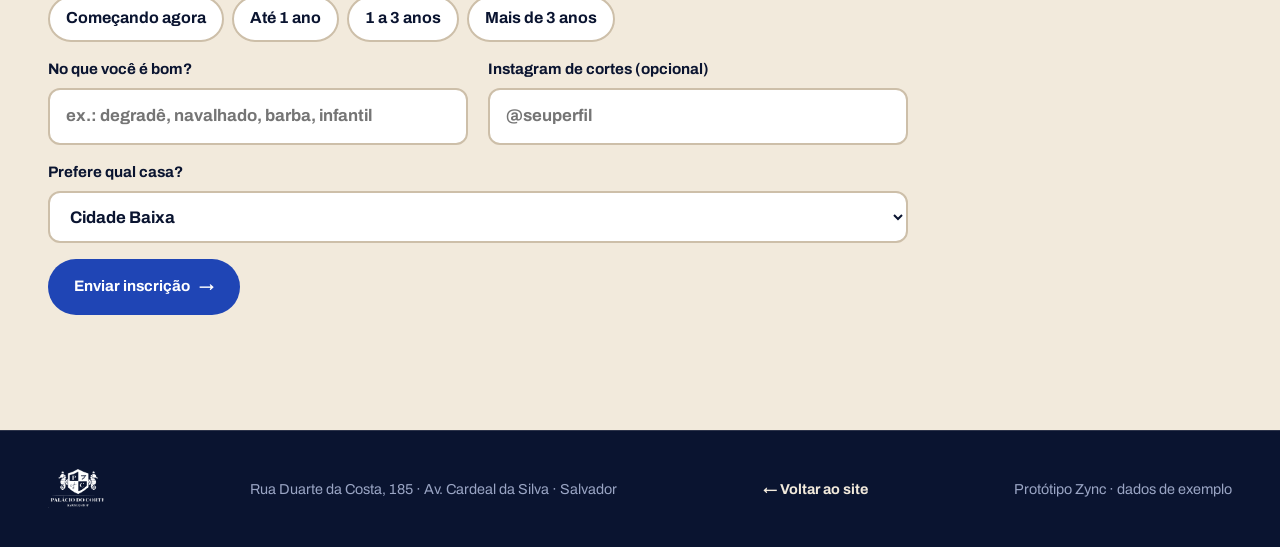
<file: trabalhe-conosco.html>
<!DOCTYPE html>
<html lang="pt-BR">
<head>
<meta charset="UTF-8">
<meta name="viewport" content="width=device-width, initial-scale=1.0">
<title>Trabalhe conosco · Palácio do Corte</title>
<meta name="description" content="Barbeiro em Salvador? O Palácio do Corte está contratando. Mínimo garantido, comissão de 35% a 45% e formação no padrão Palácio.">
<meta name="theme-color" content="#0A1430">
<link rel="manifest" href="manifest.webmanifest">
<link rel="icon" href="assets/icone-192.png" type="image/png">
<link rel="preconnect" href="https://fonts.googleapis.com">
<link rel="preconnect" href="https://fonts.gstatic.com" crossorigin>
<link href="https://fonts.googleapis.com/css2?family=Archivo:wdth,wght@62..125,400..900&family=Bodoni+Moda:ital,opsz,wght@0,6..96,400..900;1,6..96,400..900&display=swap" rel="stylesheet">
<link rel="stylesheet" href="assets/site.css">
<link rel="stylesheet" href="assets/paginas.css">
</head>
<body>
<header class="nav cheia">
  <a href="index.html" class="nav-marca"><img src="fotos/escudo.png" alt="" width="46" height="29"><span>Palácio do Corte</span></a>
  <nav class="nav-links" aria-label="Páginas">
    <a href="index.html#historia">História</a>
    <a href="index.html#casas">Unidades</a>
    <a href="clube.html">Clube Realeza</a>
    <a href="trabalhe-conosco.html" aria-current="page">Trabalhe conosco</a>
  </nav>
  <a href="agendar.html" class="nav-cta">Agendar</a>
</header>

<main>
  <section class="pg-capa">
    <img src="fotos/site/028.webp" alt="Dois barbeiros do Palácio do Corte de uniforme azul">
    <div class="pg-capa-txt">
      <p class="rotulo rotulo-claro">Estamos contratando</p>
      <h1>Faça parte<br><em>da corte.</em></h1>
      <p class="citacao">“Uma equipe que valoriza padrão, experiência e evolução profissional.”</p>
      <p>Duas casas em Salvador, agenda cheia e um jeito próprio de atender. Se você é barbeiro, ou quer virar um, o caminho começa aqui.</p>
      <a href="#inscricao" class="btn btn-creme">Quero me inscrever <span aria-hidden="true">→</span></a>
    </div>
  </section>

  <section class="pg-sec claro">
    <p class="rotulo">O que a casa oferece</p>
    <h2>Cadeira cheia,<br><em>chão firme.</em></h2>
    <div class="numeros">
      <div><b>R$ 1.200</b><span>de mínimo garantido por mês, mesmo no começo</span></div>
      <div><b>35–45%</b><span>de comissão, crescendo com o seu resultado</span></div>
      <div><b>2 casas</b><span>Cidade Baixa e Federação, para trabalhar perto de casa</span></div>
      <div><b>0 h</b><span>gastas atrás de cliente: a agenda chega pelo app e pela recepção</span></div>
    </div>
  </section>

  <section class="pg-sec">
    <p class="rotulo rotulo-claro">Formação Palácio</p>
    <h2>Do teste à <em>cadeira própria.</em></h2>
    <div class="etapas">
      <article class="etapa-c"><img src="fotos/site/054.webp" alt="Barbeiro sorrindo com a máquina na mão" loading="lazy"><div><h3>Inscrição</h3><p>Você se apresenta aqui, com seu Instagram de cortes se tiver. A gente chama no WhatsApp.</p></div></article>
      <article class="etapa-c"><img src="fotos/site/079.webp" alt="Barbeiro com cliente satisfeito" loading="lazy"><div><h3>Teste na cadeira</h3><p>Um atendimento de verdade, acompanhado. Olhamos técnica, cuidado e como você trata o cliente.</p></div></article>
      <article class="etapa-c"><img src="fotos/site/056.webp" alt="Toalha quente com vapor no ritual do Palácio" loading="lazy"><div><h3>Imersão no padrão</h3><p>Toalha quente com vapor, barboterapia, pequenos príncipes e o “O que deseja para hoje?”. O jeito Palácio, do primeiro oi ao acabamento.</p></div></article>
      <article class="etapa-c"><img src="fotos/site/024.webp" alt="Barbeira do Palácio sorrindo" loading="lazy"><div><h3>Cadeira própria</h3><p>Agenda aberta no app, comissão e extrato no seu perfil. E treinamento constante para continuar subindo.</p></div></article>
    </div>
    <p class="aviso-ex">Etapas montadas como exemplo, para ajustar com o processo de formação que o Palácio já usa.</p>
  </section>

  <section class="pg-sec claro" id="inscricao">
    <p class="rotulo">Inscrição</p>
    <h2>Conta pra gente <em>quem é você.</em></h2>
    <div id="form-area">
      <form class="form-grade" id="form-vaga" novalidate>
        <label>Nome completo<input name="nome" autocomplete="name" required></label>
        <label>WhatsApp<input name="tel" inputmode="tel" autocomplete="tel" placeholder="(71) 9 0000-0000" required></label>
        <div class="inteiro"><span style="font-weight:700;font-size:.95rem">Experiência</span>
          <div class="chips" data-campo="exp" style="margin-top:.4rem"><button type="button">Começando agora</button><button type="button">Até 1 ano</button><button type="button">1 a 3 anos</button><button type="button">Mais de 3 anos</button></div></div>
        <label>No que você é bom?<input name="especial" placeholder="ex.: degradê, navalhado, barba, infantil"></label>
        <label>Instagram de cortes (opcional)<input name="insta" placeholder="@seuperfil"></label>
        <label class="inteiro">Prefere qual casa?<select name="unidade"><option value="cb">Cidade Baixa</option><option value="cs">Federação</option></select></label>
        <div class="inteiro"><button class="btn btn-royal" type="submit">Enviar inscrição <span aria-hidden="true">→</span></button></div>
      </form>
    </div>
  </section>
</main>

<footer class="rodape-simples">
  <img src="fotos/brasao.png" alt="Palácio do Corte">
  <span>Rua Duarte da Costa, 185 · Av. Cardeal da Silva · Salvador</span>
  <a href="index.html">← Voltar ao site</a>
  <span>Protótipo Zync · dados de exemplo</span>
</footer>

<script src="assets/dados.js"></script>
<script src="assets/paginas.js"></script>
</body>
</html>
</file>
<file: assets/site.css>
/* =====================================================================
   Palácio do Corte — site
   Cores tiradas da casa: parede azul royal, uniforme azul-marinho,
   brasão branco e o bege dos destaques do Instagram.
   Tipos: Archivo condensado (a voz alta) + Bodoni Moda itálico (a coroa).
   ===================================================================== */
:root{
  --noite:#060C1E; --marinho:#0A1430; --marinho2:#101E45; --royal:#1F45B5; --royal-esc:#163583;
  --creme:#F2EADC; --areia:#E3D3BC; --branco:#FFFFFF; --tinta:#0A1430; --cinza:#9AA5C4; --cinza-esc:#56607C;
  --zap:#25D366;
  --cond:'Archivo',system-ui,sans-serif; --serif:'Bodoni Moda',Georgia,serif;
  --g:clamp(1rem,4vw,3rem);
}
*{margin:0;padding:0;box-sizing:border-box}
[hidden]{display:none!important}
html{scroll-behavior:smooth;scroll-padding-top:70px}
body{background:var(--marinho);color:var(--creme);font-family:var(--cond);font-stretch:100%;line-height:1.55;-webkit-font-smoothing:antialiased;overflow-x:clip}
img{display:block;max-width:100%}
a{color:inherit;text-decoration:none}
button{font:inherit;color:inherit;background:none;border:none;cursor:pointer}
:focus-visible{outline:2px solid var(--areia);outline-offset:3px}
em{font-family:var(--serif);font-style:italic;font-weight:500;letter-spacing:-.01em}
h2{font-family:var(--cond);font-stretch:68%;font-weight:850;text-transform:uppercase;line-height:.92;letter-spacing:-.01em;font-size:clamp(2.8rem,8vw,7rem)}
h2 em{text-transform:none;font-weight:400;font-size:.92em}
.rotulo{font-size:.78rem;letter-spacing:.32em;text-transform:uppercase;font-weight:700;color:var(--royal);margin-bottom:1.2rem;display:flex;align-items:center;gap:.8rem}
.rotulo::before{content:"";width:34px;height:1px;background:currentColor}
.rotulo-claro{color:var(--areia)}

.btn{display:inline-flex;align-items:center;gap:.6rem;padding:1rem 1.6rem;border-radius:100px;font-weight:700;font-size:.95rem;min-height:50px;transition:transform .2s,background .2s,color .2s}
.btn:hover{transform:translateY(-2px)}
.btn-creme{background:var(--creme);color:var(--tinta)}
.btn-royal{background:var(--royal);color:var(--branco)}
.btn-royal:hover{background:var(--royal-esc)}
.btn-linha-escura{border:1.5px solid var(--tinta);color:var(--tinta)}
.btn:disabled{opacity:.35;cursor:not-allowed;transform:none}

/* ---------- abertura ---------- */
.abertura{position:fixed;inset:0;z-index:100;background:var(--marinho);display:grid;place-content:center;justify-items:center;gap:1.6rem;transition:clip-path .9s cubic-bezier(.76,0,.24,1);clip-path:inset(0 0 0 0)}
.abertura.sai{clip-path:inset(0 0 100% 0)}
.abertura-brasao{width:min(300px,62vw);opacity:0;transform:translateY(12px);animation:sobe .8s .1s forwards}
.abertura-frase{font-family:var(--serif);font-style:italic;font-size:clamp(1.3rem,3vw,1.9rem);min-height:1.5em;color:var(--areia)}
.cursor{display:inline-block;width:2px;height:1.1em;background:var(--areia);vertical-align:-.15em;margin-left:3px;animation:pisca .8s steps(1) infinite}
@keyframes sobe{to{opacity:1;transform:none}}
@keyframes pisca{50%{opacity:0}}

/* ---------- navegação ---------- */
.nav{position:fixed;top:0;left:0;right:0;z-index:50;display:flex;align-items:center;justify-content:space-between;gap:1rem;padding:.9rem var(--g);transition:background .3s,padding .3s}
.nav.cheia{background:rgba(10,20,48,.88);backdrop-filter:blur(12px);-webkit-backdrop-filter:blur(12px);padding-block:.6rem}
.nav-marca{display:flex;align-items:center;gap:.7rem;font-family:var(--serif);font-style:italic;font-size:1.15rem}
.nav-marca img{width:46px;height:auto}
.nav-links{display:flex;gap:2rem;font-size:.86rem;font-weight:600;letter-spacing:.06em;text-transform:uppercase}
.nav-links a{opacity:.8}
.nav-links a:hover{opacity:1}
.nav-cta{background:var(--creme);color:var(--tinta);font-weight:800;padding:.6rem 1.2rem;border-radius:100px;font-size:.9rem}
@media(max-width:860px){.nav-links{display:none}.nav-marca span{display:none}}

/* ---------- capa ---------- */
.capa{height:220vh;position:relative}
.capa-palco{position:sticky;top:0;height:100vh;height:100svh;overflow:hidden;display:grid}
.capa-foto{position:absolute;inset:0;margin:0;will-change:clip-path,transform}
.capa-foto img{width:100%;height:100%;object-fit:cover;object-position:40% 30%}
.capa-veu{position:absolute;inset:0;background:linear-gradient(180deg,rgba(6,12,30,.55) 0%,rgba(6,12,30,.15) 35%,rgba(6,12,30,.85) 100%)}
.capa-titulo{position:relative;align-self:end;padding:0 var(--g) 9rem;font-weight:900;text-transform:uppercase;line-height:1;z-index:2}
.capa-titulo .linha{display:block;overflow:hidden;padding-top:.04em;margin-bottom:-.16em}
.capa-titulo .linha > *{line-height:1}
.capa-titulo .l1 span{display:block;font-stretch:62%;font-size:clamp(5rem,23vw,22rem);letter-spacing:-.02em}
.capa-titulo .l2{display:flex;align-items:baseline;gap:.15em;justify-content:flex-end;font-stretch:62%;font-size:clamp(3.6rem,15vw,14rem)}
.capa-titulo .l2 em{text-transform:none;font-weight:400;font-size:.62em;color:var(--areia)}
.capa-rodape{position:absolute;left:var(--g);right:var(--g);bottom:2rem;display:flex;justify-content:space-between;align-items:end;gap:1.5rem;flex-wrap:wrap;z-index:2}
.capa-rodape p{font-size:clamp(1rem,1.6vw,1.2rem);max-width:28rem;color:#DCE2F2}
.capa-rodape b{color:var(--branco)}
.rolar{position:absolute;left:50%;bottom:1.2rem;transform:translateX(-50%);font-size:.7rem;letter-spacing:.3em;text-transform:uppercase;color:var(--cinza);z-index:2}
.rolar::after{content:"";display:block;width:1px;height:36px;background:var(--cinza);margin:.5rem auto 0;animation:desce 1.6s infinite}
@keyframes desce{0%{transform:scaleY(0);transform-origin:top}50%{transform:scaleY(1);transform-origin:top}51%{transform-origin:bottom}100%{transform:scaleY(0);transform-origin:bottom}}
@media(max-width:700px){.capa-titulo{padding-bottom:13.5rem}.rolar{display:none}.capa-rodape .btn{width:100%;justify-content:center}}

/* ---------- faixa ---------- */
.faixa{background:var(--royal);color:var(--branco);overflow:hidden;padding:1.1rem 0;border-block:1px solid rgba(255,255,255,.15)}
.faixa-trilho{display:flex;align-items:center;gap:2.2rem;width:max-content;font-stretch:70%;font-weight:800;text-transform:uppercase;font-size:clamp(1.6rem,3.6vw,3rem);white-space:nowrap;will-change:transform}
.faixa-trilho img{height:.9em;width:auto;opacity:.9}

/* ---------- manifesto ---------- */
.manifesto{background:var(--creme);color:var(--tinta);height:260vh;position:relative}
.manifesto-palco{position:sticky;top:0;height:100vh;height:100svh;display:grid;grid-template-columns:1.3fr .7fr;align-items:center;gap:var(--g);padding:5rem var(--g) 2rem;overflow:hidden}
.manifesto-texto{font-family:var(--serif);font-weight:500;font-size:clamp(2rem,4.6vw,5rem);line-height:1.08;letter-spacing:-.02em;max-width:16ch}
.m-fotos{position:relative;height:min(72vh,640px)}
.manifesto-texto .p{opacity:.12;transition:opacity .25s}
.manifesto-texto .p.on{opacity:1}
.manifesto-texto b{font-style:italic;font-weight:600;color:var(--royal)}
.manifesto-fonte{margin-top:2rem;font-size:.9rem;color:var(--cinza-esc);max-width:30rem}
.m-foto{position:absolute;width:58%;aspect-ratio:3/4;object-fit:cover;border-radius:6px;box-shadow:0 30px 60px -25px rgba(10,20,48,.5);opacity:0;transform:translateY(40px) rotate(-3deg) scale(.92);transition:opacity .6s,transform .8s cubic-bezier(.2,.8,.2,1)}
.m-foto.on{opacity:1;transform:none}
#m-idade{left:0;top:0}
#m-genero{right:0;top:24%;transform:translateY(40px) rotate(3deg) scale(.92)}
#m-padrao{left:14%;bottom:0}
#m-genero.on{transform:rotate(2deg)}
@media(max-width:860px){
  .manifesto-palco{grid-template-columns:1fr;align-content:center;gap:1.2rem;padding-top:4.5rem}
  .m-fotos{order:-1;height:30vh}
  .m-foto{width:34%}
  #m-idade{left:0;top:0}#m-genero{right:0;top:8%}#m-padrao{left:33%;top:14%;bottom:auto}
}

/* ---------- R$30 ---------- */
.trinta{background:var(--noite);height:200vh;position:relative}
.trinta-palco{position:sticky;top:0;height:100vh;height:100svh;display:grid;grid-template-columns:1.2fr .8fr;align-items:center;gap:var(--g);padding:5rem var(--g) 2rem;overflow:hidden}
.trinta-palco>.rotulo{position:absolute;top:6rem;left:var(--g)}
.trinta-num{display:flex;align-items:flex-start;line-height:.78;font-weight:900;font-stretch:62%;background:url(../fotos/site/040.webp) center 35%/cover;-webkit-background-clip:text;background-clip:text;color:transparent;-webkit-text-stroke:2px rgba(242,234,220,.75);will-change:transform}
.trinta-num .rs{font-size:clamp(3rem,8vw,8rem);margin-top:.18em;font-stretch:75%}
.trinta-num .num{font-size:clamp(14rem,40vw,40rem);letter-spacing:-.04em}
.trinta-lado{display:grid;gap:1.4rem;justify-items:start;max-width:26rem}
.trinta-lado figure{width:min(260px,60%);transform:rotate(3deg);box-shadow:0 30px 60px -20px #000}
.trinta-lado figure img{aspect-ratio:4/5;object-fit:cover;border-radius:4px}
.trinta-lado p{color:#C9D1E6;font-size:1.05rem}
@media(max-width:860px){.trinta-palco{grid-template-columns:1fr;align-content:center;padding-top:7rem}.trinta-lado{max-width:none}.trinta-lado figure{display:none}}

/* ---------- história ---------- */
.historia{background:var(--marinho);position:relative;overflow:hidden}
.historia-cab{width:min(86vw,520px);flex:none;align-self:center}
.historia-cab .rotulo{color:var(--areia)}
.historia-cab p:not(.rotulo){color:var(--cinza);margin-top:1.4rem;max-width:22rem}
.historia-trilho{display:flex;align-items:flex-start;gap:clamp(1.5rem,3vw,3.5rem);padding:6.5rem var(--g) 3rem;width:max-content;min-height:100vh;will-change:transform}
.cap{width:min(78vw,400px);flex:none;display:flex;flex-direction:column;gap:.8rem;position:relative}
.cap-n{font-family:var(--serif);font-weight:600;font-size:3.2rem;line-height:1;color:var(--royal)}
.cap figure img{width:100%;height:min(48vh,480px);object-fit:cover;border-radius:4px;filter:saturate(.95)}
.cap h3{font-stretch:75%;font-weight:800;text-transform:uppercase;font-size:clamp(1.5rem,2.4vw,2.1rem);line-height:1}
.cap p{color:var(--cinza);font-size:.98rem}
.cap p i{font-family:var(--serif);color:var(--areia)}
.cap-obra{width:min(88vw,620px)}
.obra{display:grid;grid-template-columns:repeat(3,1fr);gap:.6rem;margin-bottom:1.8rem}
.obra figure:nth-child(2){transform:translateY(1.6rem)}
.obra img{height:min(44vh,440px)!important}
.cap-fim{justify-content:center;padding:2rem;border:1px solid var(--marinho2);background:var(--marinho2);border-radius:6px;align-self:center}
.cap-fim .btn{align-self:flex-start;margin-top:1rem}
@media(max-width:860px){
  .historia-trilho{flex-direction:column;width:auto;padding-top:5rem;gap:3rem}
  .historia-cab,.cap,.cap-obra{width:100%}
  .cap figure img{height:auto;aspect-ratio:4/3}
  .cap .obra img{height:auto!important;aspect-ratio:9/14}
}

/* ---------- ritual ---------- */
.ritual{background:var(--noite);display:grid;grid-template-columns:1fr 1fr;position:relative}
.ritual-fotos{position:sticky;top:0;height:100vh;height:100svh;overflow:hidden}
.rf{position:absolute;inset:0;width:100%;height:100%;object-fit:cover;opacity:0;transform:scale(1.08);transition:opacity .8s,transform 1.4s cubic-bezier(.2,.8,.2,1)}
.rf.ativa{opacity:1;transform:none}
.ritual-textos{padding:8rem var(--g) 20vh}
.ritual-textos h2{margin-bottom:6rem}
.passo{min-height:62vh;display:flex;flex-direction:column;justify-content:center;border-top:1px solid var(--marinho2);opacity:.28;transition:opacity .5s}
.passo.ativo{opacity:1}
.passo span{font-family:var(--serif);font-style:italic;color:var(--royal);font-size:1.8rem}
.passo h3{font-stretch:72%;font-weight:850;text-transform:uppercase;font-size:clamp(2rem,4vw,3.6rem);line-height:.95;margin:.4rem 0 1rem}
.passo p{color:var(--cinza);font-size:1.1rem;max-width:30rem}
@media(max-width:860px){
  .ritual{grid-template-columns:1fr}
  .ritual-fotos{height:40vh;top:56px;z-index:3;box-shadow:0 20px 30px -10px var(--noite)}
  .ritual-textos{padding-top:3rem}
  .ritual-textos h2{margin-bottom:2rem}
  .passo{min-height:52vh;opacity:.35}
}

/* ---------- na régua ---------- */
.regua{background:var(--creme);color:var(--tinta);padding:6rem 0 0;overflow:hidden;position:relative}
.regua-titulo{display:flex;justify-content:space-between;padding:0 var(--g);font-size:clamp(5rem,21vw,20rem);font-stretch:62%;line-height:.8;color:var(--royal)}
.colunas{display:grid;grid-template-columns:repeat(4,1fr);gap:1rem;padding:2rem var(--g) 0;height:150vh;overflow:hidden;position:relative}
.coluna{display:flex;flex-direction:column;gap:1rem;will-change:transform}
.coluna img{width:100%;aspect-ratio:4/5;object-fit:cover;border-radius:4px}
.coluna:nth-child(even){margin-top:-18vh}
@media(max-width:860px){.colunas{grid-template-columns:repeat(2,1fr);height:120vh}.so-largo{display:none}}

/* ---------- pequenos príncipes ---------- */
.principes{background:var(--areia);color:var(--tinta);padding:7rem var(--g);overflow:hidden}
.principes-titulo{font-size:clamp(2.6rem,7.5vw,7rem);max-width:14ch}
.principes-titulo span{display:block}
.principes-titulo em{color:var(--royal)}
.principes-fila{display:grid;grid-template-columns:repeat(4,1fr);gap:1rem;margin:3.5rem 0 2.5rem}
.principes-fila figure{overflow:hidden;border-radius:300px 300px 6px 6px}
.principes-fila img{width:100%;aspect-ratio:3/4.4;object-fit:cover;transition:transform 1s}
.principes-fila figure:hover img{transform:scale(1.05)}
.principes-fila figure:nth-child(odd){margin-top:3rem}
.principes-texto{font-family:var(--serif);font-size:clamp(1.2rem,2vw,1.6rem);max-width:40rem;line-height:1.35}
@media(max-width:700px){.principes-fila{grid-template-columns:repeat(2,1fr)}}

/* ---------- a corte ---------- */
.corte{background:var(--royal);padding:7rem var(--g);display:grid;grid-template-columns:.8fr 1.2fr;gap:var(--g);align-items:start}
.corte-cab{position:sticky;top:7rem}
.corte-cab p:not(.rotulo){color:#DCE4FF;margin:1.4rem 0;max-width:24rem}
.link-seta{font-weight:800;border-bottom:2px solid var(--creme);padding-bottom:.2rem}
.mosaico{display:grid;grid-template-columns:repeat(6,1fr);grid-auto-rows:9vw;gap:.8rem}
.mosaico figure{position:relative;overflow:hidden;border-radius:4px}
.mosaico img{width:100%;height:100%;object-fit:cover;transition:transform .8s}
.mosaico figure:hover img{transform:scale(1.04)}
.mosaico figcaption{position:absolute;left:.6rem;bottom:.6rem;background:var(--creme);color:var(--tinta);font-size:.75rem;font-weight:700;padding:.3rem .6rem;border-radius:100px}
.m1{grid-column:1/4;grid-row:span 3}.m2{grid-column:4/7;grid-row:span 4}.m3{grid-column:1/3;grid-row:span 3}.m4{grid-column:3/4;grid-row:span 3}
.m5{grid-column:4/7;grid-row:span 3}.m6{grid-column:1/4;grid-row:span 3}.m7{grid-column:4/7;grid-row:span 2}
@media(max-width:860px){.corte{grid-template-columns:1fr}.corte-cab{position:static}.mosaico{grid-auto-rows:22vw}}

/* ---------- casas ---------- */
.casas{background:var(--creme);color:var(--tinta);padding:7rem var(--g)}
.casas-titulo em{color:var(--royal)}
.casas-grade{display:grid;grid-template-columns:1fr 1fr;gap:1.2rem;margin-top:3rem}
.casa{position:relative;min-height:70vh;border-radius:6px;overflow:hidden;color:var(--branco);display:flex;flex-direction:column;justify-content:flex-end;padding:2rem;isolation:isolate}
.casa img{position:absolute;inset:0;width:100%;height:100%;object-fit:cover;z-index:-2;transition:transform 1.2s}
.casa::after{content:"";position:absolute;inset:0;z-index:-1;background:linear-gradient(180deg,rgba(6,12,30,.1) 30%,rgba(6,12,30,.92))}
.casa:hover img{transform:scale(1.04)}
.casa .tag{font-size:.75rem;letter-spacing:.24em;text-transform:uppercase;font-weight:700;color:var(--areia)}
.casa h3{font-stretch:65%;font-weight:900;text-transform:uppercase;font-size:clamp(3rem,6vw,5.5rem);line-height:.9;margin:.5rem 0}
.casa p{color:#D9DFEF;max-width:26rem}
.casa .acoes{display:flex;gap:.6rem;flex-wrap:wrap;margin-top:1.2rem}
.casa .acoes a{border:1px solid rgba(255,255,255,.5);padding:.6rem 1rem;border-radius:100px;font-size:.88rem;font-weight:700}
.casa .acoes a.cheio{background:var(--creme);color:var(--tinta);border-color:var(--creme)}
.horarios{margin-top:4rem;display:grid;grid-template-columns:.6fr 1.4fr;gap:var(--g);border-top:1px solid #CDBFA9;padding-top:2rem}
.horarios h3{font-family:var(--serif);font-style:italic;font-weight:500;font-size:1.6rem}
.horarios dl{display:grid;gap:.2rem}
.horarios dl div{display:flex;justify-content:space-between;align-items:baseline;gap:1rem;border-bottom:1px solid #DCCFB9;padding:.7rem 0}
.horarios dt{font-weight:600}
.horarios dd{font-stretch:70%;font-weight:850;font-size:clamp(1.6rem,3vw,2.4rem);color:var(--royal)}
@media(max-width:860px){.casas-grade,.horarios{grid-template-columns:1fr}.casa{min-height:62vh}}

/* ---------- agendar ---------- */
.agendar{background:var(--areia);color:var(--tinta);padding:7rem var(--g);display:grid;grid-template-columns:.8fr 1.2fr;gap:var(--g);align-items:start}
.agendar-cab{position:sticky;top:7rem}
.agendar-cab h2 em{color:var(--royal)}
.agendar-cab p:not(.rotulo){margin:1.4rem 0 2rem;max-width:24rem;color:#3A4466}
.caixa{background:var(--creme);border-radius:8px;padding:clamp(1.2rem,3vw,2.2rem);box-shadow:0 30px 80px -40px rgba(10,20,48,.45)}
.passos{list-style:none;display:flex;gap:.4rem;margin-bottom:1.8rem}
.passos li{flex:1;font-size:.72rem;font-weight:700;letter-spacing:.06em;text-transform:uppercase;color:#9C917E;border-top:3px solid #D8CBB5;padding-top:.5rem}
.passos li.feito{color:var(--cinza-esc);border-color:var(--tinta)}
.passos li.atual{color:var(--royal);border-color:var(--royal)}
.etapa h3{font-family:var(--serif);font-weight:500;font-size:1.7rem;margin-bottom:1.2rem}
.etapa h3 small{font-family:var(--cond);font-size:.85rem;color:var(--cinza-esc);font-weight:500}
.opcoes{display:grid;grid-template-columns:repeat(auto-fill,minmax(210px,1fr));gap:.6rem}
.op{display:flex;align-items:center;gap:.8rem;text-align:left;width:100%;background:var(--branco);border:1.5px solid transparent;border-radius:6px;padding:.9rem 1rem;transition:border-color .15s}
.op:hover{border-color:#B9C5EA}
.op[aria-pressed="true"]{border-color:var(--royal);background:#EEF2FF}
.op b{display:block;font-size:1rem}
.op small{display:block;color:var(--cinza-esc);font-size:.82rem}
.op .preco{margin-left:auto;font-weight:800;white-space:nowrap}
.avatar{width:42px;height:42px;border-radius:50%;background:var(--marinho);color:var(--areia);display:grid;place-items:center;font-family:var(--serif);font-style:italic;font-size:1.2rem;flex:none}
.op-unid{flex-direction:column;align-items:stretch;padding:0;overflow:hidden}
.op-unid img{width:100%;height:120px;object-fit:cover}
.op-unid span{padding:.8rem 1rem 1rem}
.dias{display:flex;gap:.45rem;overflow-x:auto;padding-bottom:.4rem}
.dia{flex:none;width:64px;background:var(--branco);border:1.5px solid transparent;border-radius:6px;padding:.5rem .2rem;text-align:center}
.dia small{display:block;font-size:.68rem;text-transform:uppercase;font-weight:700;color:var(--cinza-esc)}
.dia b{font-size:1.25rem;font-stretch:75%}
.dia[aria-pressed="true"]{border-color:var(--royal);background:#EEF2FF}
.dia:disabled{opacity:.3}
.horas{display:grid;grid-template-columns:repeat(auto-fill,minmax(76px,1fr));gap:.4rem;margin-top:1rem}
.hora{background:var(--branco);border-radius:6px;padding:.65rem 0;font-weight:700;border:1.5px solid transparent}
.hora[aria-pressed="true"]{background:var(--royal);color:var(--branco)}
.vazio{padding:1rem;border:1px dashed #C9BCA5;border-radius:6px;text-align:center;color:var(--cinza-esc)}
.campo{display:block;margin-bottom:1rem}
.campo span{display:block;font-size:.8rem;font-weight:700;letter-spacing:.04em;text-transform:uppercase;margin-bottom:.35rem;color:var(--cinza-esc)}
.campo input{width:100%;font:inherit;background:var(--branco);border:1.5px solid #D8CBB5;border-radius:6px;padding:.85rem 1rem;color:var(--tinta)}
.campo input:focus{outline:none;border-color:var(--royal)}
.navega{display:flex;justify-content:space-between;gap:.8rem;margin-top:1.6rem}
.navega .btn-linha{border:1.5px solid #CDBFA9}
.resumo{background:var(--branco);border-radius:6px;padding:1rem 1.2rem;display:grid;gap:.35rem;font-size:.93rem;margin-bottom:1.2rem}
.resumo div{display:flex;justify-content:space-between;gap:1rem}
.resumo span{color:var(--cinza-esc)}
.nota{font-size:.82rem;color:var(--cinza-esc);margin-top:.8rem}
.ok{text-align:center}
.ok img{width:120px;margin:0 auto 1rem;filter:brightness(0) saturate(100%) invert(19%) sepia(64%) saturate(2700%) hue-rotate(218deg) brightness(87%)}
@media(max-width:860px){.agendar{grid-template-columns:1fr}.agendar-cab{position:static}}

/* ---------- rodapé ---------- */
.rodape{background:var(--noite);padding:5rem var(--g) 2rem;overflow:hidden}
.rodape-gigante{font-stretch:62%;font-weight:900;text-transform:uppercase;font-size:clamp(3rem,11.5vw,11rem);line-height:.85;color:var(--marinho2);white-space:nowrap;will-change:transform}
.rodape-in{display:flex;gap:3rem;flex-wrap:wrap;align-items:flex-start;margin-top:3rem}
.rodape-brasao{width:220px}
.rodape-col{display:grid;gap:.3rem;font-size:.95rem;color:var(--cinza)}
.rodape-col b{color:var(--creme);margin-top:.5rem}
.rodape-col a:hover{color:var(--creme)}
.rodape-nota{margin-top:3rem;font-size:.78rem;color:var(--cinza-esc)}
.zap-flutua{position:fixed;right:18px;bottom:18px;z-index:40;width:56px;height:56px;border-radius:50%;background:var(--zap);display:grid;place-items:center;box-shadow:0 10px 30px -10px #000}

@media (prefers-reduced-motion:reduce){
  .abertura{display:none}
  .capa,.manifesto,.trinta{height:auto}
  .capa-palco,.manifesto-palco,.trinta-palco{position:relative;min-height:100vh}
  .manifesto-texto .p{opacity:1}
  .m-foto{opacity:1;transform:none;position:relative;display:inline-block;margin:.5rem}
  .rf{transition:none}
}

@media(max-width:700px){.capa-rodape .btn{width:calc(100% - 72px)!important;justify-content:center}.navega{padding-right:64px}}
</file>
<file: assets/paginas.css>
/* Subpáginas (Trabalhe conosco, Clube Realeza): usam o site.css e somam isto. */
.nav{background:rgba(10,20,48,.92);backdrop-filter:blur(12px);-webkit-backdrop-filter:blur(12px)}
.nav-links a[aria-current="page"]{opacity:1;border-bottom:2px solid var(--areia);padding-bottom:2px}

.pg-capa{position:relative;min-height:88vh;display:flex;align-items:flex-end;padding:7rem var(--g) 4rem;overflow:hidden}
.pg-capa>img{position:absolute;inset:0;width:100%;height:100%;object-fit:cover}
.pg-capa::after{content:"";position:absolute;inset:0;background:linear-gradient(180deg,rgba(10,20,48,.25),rgba(10,20,48,.55) 45%,var(--marinho))}
.pg-capa-txt{position:relative;z-index:1;max-width:900px}
.pg-capa h1{font-stretch:62%;font-weight:900;text-transform:uppercase;line-height:.86;font-size:clamp(3.6rem,13vw,10rem);letter-spacing:-.01em}
.pg-capa h1 em{text-transform:none;font-weight:400;font-size:.8em;color:var(--areia)}
.pg-capa p{max-width:46ch;font-size:clamp(1.05rem,1.6vw,1.25rem);margin:1.4rem 0 1.8rem;color:var(--creme)}
.pg-capa .citacao{font-family:var(--serif);font-style:italic;font-size:1.1rem;color:var(--areia);border-left:2px solid var(--areia);padding-left:1rem}

.pg-sec{padding:clamp(4rem,9vw,8rem) var(--g)}
.pg-sec.claro{background:var(--creme);color:var(--tinta)}
.pg-sec.claro .rotulo{color:var(--royal)}
.pg-sec h2{margin-bottom:2rem;max-width:14ch}

.numeros{display:grid;grid-template-columns:repeat(4,1fr);gap:1px;background:rgba(10,20,48,.15);border:1px solid rgba(10,20,48,.15)}
.numeros div{background:var(--creme);padding:1.6rem 1.2rem;display:grid;gap:.4rem;align-content:start}
.numeros b{font-stretch:62%;font-weight:900;font-size:clamp(2.4rem,5vw,3.8rem);line-height:.9;color:var(--royal)}
.numeros span{font-weight:600;color:var(--cinza-esc)}
@media(max-width:860px){.numeros{grid-template-columns:1fr 1fr}}

.etapas{display:grid;grid-template-columns:repeat(4,1fr);gap:1rem;counter-reset:e}
.etapa-c{border:1px solid rgba(242,234,220,.2);border-radius:18px;overflow:hidden;background:var(--marinho2);display:flex;flex-direction:column}
.etapa-c img{width:100%;aspect-ratio:4/5;object-fit:cover}
.etapa-c div{padding:1.1rem 1.1rem 1.4rem;counter-increment:e}
.etapa-c div::before{content:"0" counter(e);font-stretch:62%;font-weight:900;font-size:2.4rem;color:var(--areia);display:block;line-height:1;margin-bottom:.4rem}
.etapa-c h3{font-weight:800;font-size:1.15rem;margin-bottom:.3rem}
.etapa-c p{color:var(--cinza);font-size:.95rem}
@media(max-width:960px){.etapas{grid-template-columns:1fr 1fr}}
@media(max-width:560px){.etapas{grid-template-columns:1fr}.etapa-c img{aspect-ratio:16/10}}
.aviso-ex{font-size:.85rem;color:var(--cinza);margin-top:1.4rem}

.form-grade{display:grid;grid-template-columns:1fr 1fr;gap:1rem 1.2rem;max-width:860px}
.form-grade .inteiro{grid-column:1/-1}
.form-grade label{display:grid;gap:.4rem;font-weight:700;font-size:.95rem}
.form-grade input,.form-grade select,.form-grade textarea{font:inherit;font-size:1.05rem;padding:.85rem 1rem;border:2px solid #CDBFA9;border-radius:12px;background:#fff;color:var(--tinta);min-height:52px}
.form-grade input:focus,.form-grade select:focus,.form-grade textarea:focus{outline:none;border-color:var(--royal)}
.form-grade .chips{display:flex;flex-wrap:wrap;gap:.5rem}
.form-grade .chips button{border:2px solid #CDBFA9;border-radius:100px;padding:.55rem 1rem;font-weight:700;background:#fff;color:var(--tinta)}
.form-grade .chips button[aria-pressed="true"]{background:var(--tinta);border-color:var(--tinta);color:var(--creme)}
@media(max-width:700px){.form-grade{grid-template-columns:1fr}}
.recebido{max-width:640px;background:#fff;border-radius:20px;padding:2rem;display:grid;gap:.8rem;justify-items:start}
.recebido img{width:70px}
.recebido h3{font-stretch:65%;font-weight:900;text-transform:uppercase;font-size:2.2rem;line-height:.95}

.planos-g{display:grid;grid-template-columns:repeat(3,1fr);gap:1rem;align-items:stretch}
.plano-c{background:#fff;color:var(--tinta);border-radius:22px;padding:1.8rem 1.6rem;display:flex;flex-direction:column;gap:.8rem}
.plano-c.top{background:var(--royal);color:#fff;transform:translateY(-12px);box-shadow:0 30px 60px -30px rgba(10,20,48,.7)}
.plano-c .nome{font-stretch:62%;font-weight:900;text-transform:uppercase;font-size:2rem;line-height:.9}
.plano-c .valor{font-weight:900;font-size:2.6rem;font-stretch:75%}
.plano-c .valor small{font-size:1rem;font-weight:600;opacity:.75}
.plano-c ul{list-style:none;display:grid;gap:.45rem;flex:1}
.plano-c li::before{content:"✓  ";font-weight:900;color:var(--royal)}
.plano-c.top li::before{color:var(--areia)}
.plano-c .btn{justify-content:center}
.plano-c.top .btn{background:var(--creme);color:var(--tinta)}
.selo-top{background:var(--areia);color:var(--tinta);font-size:.75rem;font-weight:800;letter-spacing:.12em;text-transform:uppercase;padding:.3rem .7rem;border-radius:100px;width:max-content}
@media(max-width:900px){.planos-g{grid-template-columns:1fr}.plano-c.top{transform:none}}

.comofunc{display:grid;grid-template-columns:repeat(3,1fr);gap:2rem}
.comofunc div b{display:block;font-stretch:62%;font-weight:900;font-size:3rem;color:var(--areia);line-height:1}
.comofunc div h3{font-size:1.2rem;margin:.4rem 0}
.comofunc div p{color:var(--cinza)}
@media(max-width:760px){.comofunc{grid-template-columns:1fr}}
.faq{max-width:820px;display:grid;gap:.6rem}
.faq details{background:#fff;border-radius:14px;padding:1rem 1.2rem}
.faq summary{font-weight:800;cursor:pointer;font-size:1.05rem}
.faq p{margin-top:.6rem;color:var(--cinza-esc)}
.rodape-simples{padding:2.4rem var(--g);display:flex;flex-wrap:wrap;gap:1rem 2rem;justify-content:space-between;align-items:center;border-top:1px solid rgba(242,234,220,.15);font-size:.9rem;color:var(--cinza)}
.rodape-simples img{width:56px}
.rodape-simples a{color:var(--creme);font-weight:700}
</file>
<file: assets/painel.css>
/* Palácio do Corte — painel da equipe. Fundo claro, alto contraste. */
:root{
  --fundo:#F2EADC; --card:#FFFFFF; --linha:#DCD5C5; --linha2:#ECE7DB;
  --tinta:#0E1630; --tinta2:#3F4A68; --tinta3:#6B7590;
  --azul:#111B33; --azul2:#1C2A50; --ouro:#1F45B5; --ouro-claro:#E3D3BC; --ouro-g:linear-gradient(160deg,#2A55C8 0%,#1F45B5 60%,#163583 100%);
  --verde:#15803D; --verm:#B91C1C; --zap:#1FA855;
  --st-agendado:#EEF1F8; --st-agendado-b:#5D6F9E;
  --st-chegou:#DCEBFF; --st-chegou-b:#1D4ED8;
  --st-atendimento:#FFF1CC; --st-atendimento-b:#A16207;
  --st-finalizado:#FFE4CC; --st-finalizado-b:#C2410C;
  --st-pago:#DDF2E4; --st-pago-b:#15803D;
  --st-faltou:#FBE0E0; --st-faltou-b:#B91C1C;
  --display:'Bodoni Moda',Georgia,serif; --corpo:'Manrope',system-ui,sans-serif;
}
*{margin:0;padding:0;box-sizing:border-box}
[hidden]{display:none!important}
body{font-family:var(--corpo);background:var(--fundo);color:var(--tinta);line-height:1.5;font-size:15px;-webkit-font-smoothing:antialiased;overflow-x:clip}
button,input,select,textarea{font:inherit;color:inherit}
button{cursor:pointer;background:none;border:none}
a{color:inherit}
:focus-visible{outline:3px solid var(--ouro);outline-offset:2px;border-radius:6px}

.btn{display:inline-flex;align-items:center;justify-content:center;gap:.45rem;padding:.65rem 1.1rem;border-radius:10px;font-weight:800;font-size:.92rem;min-height:44px;border:1px solid transparent;text-decoration:none;white-space:nowrap}
.btn-azul{background:var(--azul);color:#fff}
.btn-azul:hover{background:var(--azul2)}
.btn-ouro{background:var(--ouro-g);color:#fff}
.btn-linha{background:var(--card);border-color:var(--linha);color:var(--tinta)}
.btn-linha:hover{border-color:var(--tinta3)}
.btn-zap{background:var(--zap);color:#fff}
.btn-verm{background:var(--card);border-color:#E9B4B4;color:var(--verm)}
.btn-peq{min-height:36px;padding:.4rem .8rem;font-size:.84rem;border-radius:8px}
.btn:disabled{opacity:.45;cursor:not-allowed}

/* ---------- entrada ---------- */
.entrada{min-height:100vh;display:grid;place-items:center;padding:2rem 1rem;background:radial-gradient(60% 50% at 50% 0%,#1C2A50,var(--azul) 70%)}
.entrada-caixa{width:100%;max-width:880px}
.entrada-topo{text-align:center;color:#fff;margin-bottom:1.8rem}
.entrada-topo h1{font-family:var(--display);letter-spacing:.12em;font-size:clamp(1.6rem,4vw,2.2rem);margin-top:.8rem}
.entrada-topo p{color:#B4BDD2;margin-top:.4rem}
.perfis{display:grid;grid-template-columns:repeat(3,1fr);gap:1rem}
.perfil{background:var(--card);border-radius:18px;padding:1.4rem;display:flex;flex-direction:column;gap:.7rem}
.perfil h2{font-size:1.15rem}
.perfil p{color:var(--tinta2);font-size:.88rem;flex:1}
.perfil .ic{width:46px;height:46px;border-radius:12px;background:var(--azul);color:var(--ouro-claro);display:grid;place-items:center;font-size:1.3rem}
.perfil select{width:100%;padding:.65rem .8rem;border:1px solid var(--linha);border-radius:10px;background:#fff;min-height:44px}
.perfil .duas{display:grid;gap:.5rem}
.entrada-nota{color:#B4BDD2;text-align:center;font-size:.84rem;margin-top:1.4rem}
@media(max-width:820px){.perfis{grid-template-columns:1fr}}

/* ---------- topo do painel ---------- */
.barra{background:var(--azul);color:#fff;position:sticky;top:0;z-index:30}
.barra-in{display:flex;align-items:center;gap:1rem;padding:.6rem clamp(.8rem,3vw,1.6rem);flex-wrap:wrap}
.marca{display:flex;align-items:center;gap:.6rem;font-family:var(--display);letter-spacing:.12em;font-weight:700}
.quem{display:flex;align-items:center;gap:.5rem;background:rgba(255,255,255,.08);border-radius:100px;padding:.3rem .8rem .3rem .3rem;font-size:.86rem}
.quem .av{width:28px;height:28px;border-radius:50%;background:var(--ouro-g);color:#fff;display:grid;place-items:center;font-weight:800;font-size:.8rem}
.relogio{margin-left:auto;display:flex;align-items:center;gap:.5rem;font-size:.82rem;color:#C9D0E2;background:rgba(255,255,255,.06);padding:.3rem .6rem;border-radius:10px}
.relogio input[type=time]{background:#fff;color:var(--tinta);border:none;border-radius:6px;padding:.2rem .35rem;font-weight:700}
.relogio label{display:flex;align-items:center;gap:.3rem;cursor:pointer}
.barra .sair{color:#C9D0E2;font-size:.85rem;text-decoration:underline}
.abas{display:flex;gap:.2rem;padding:0 clamp(.8rem,3vw,1.6rem);overflow-x:auto;background:var(--azul2)}
.aba{padding:.75rem 1rem;color:#C9D0E2;font-weight:700;font-size:.9rem;border-bottom:3px solid transparent;white-space:nowrap}
.aba[aria-selected=true]{color:#fff;border-color:var(--ouro-claro)}
.aba .bolha{display:inline-grid;place-items:center;min-width:20px;height:20px;border-radius:10px;background:#E5484D;color:#fff;font-size:.72rem;margin-left:.35rem;padding:0 .3rem}
@media(max-width:700px){.relogio{margin-left:0;order:3;width:100%;justify-content:space-between}}

main{padding:clamp(.8rem,3vw,1.6rem);max-width:1500px;margin:0 auto}
.cab{display:flex;align-items:center;gap:.8rem;flex-wrap:wrap;margin-bottom:1rem}
.cab h1{font-size:1.35rem;margin-right:auto}
.cab h1 small{display:block;font-size:.85rem;color:var(--tinta3);font-weight:600}
.navdia{display:flex;align-items:center;gap:.3rem}
.chips{display:flex;gap:.4rem;flex-wrap:wrap}
.chip{padding:.45rem .9rem;border-radius:100px;border:1px solid var(--linha);background:var(--card);font-weight:700;font-size:.86rem;min-height:38px}
.chip[aria-pressed=true]{background:var(--azul);color:#fff;border-color:var(--azul)}

.card{background:var(--card);border:1px solid var(--linha);border-radius:14px;padding:1.1rem}
.card h2{font-size:1rem;margin-bottom:.8rem}
.kpis{display:grid;grid-template-columns:repeat(auto-fill,minmax(170px,1fr));gap:.8rem;margin-bottom:1rem}
.kpi{background:var(--card);border:1px solid var(--linha);border-radius:14px;padding:.9rem 1rem}
.kpi span{display:block;font-size:.8rem;color:var(--tinta3);font-weight:700}
.kpi b{display:block;font-size:1.45rem;margin-top:.15rem}
.kpi small{color:var(--tinta3);font-size:.78rem}
.duas-col{display:grid;grid-template-columns:1.3fr 1fr;gap:1rem}
@media(max-width:960px){.duas-col{grid-template-columns:1fr}}

/* ---------- alertas ---------- */
.alertas{display:grid;gap:.6rem;margin-bottom:1rem}
.alerta{display:flex;align-items:center;gap:.8rem;flex-wrap:wrap;background:#FFF5F5;border:1px solid #F0B7B7;border-left:5px solid var(--verm);border-radius:12px;padding:.75rem 1rem}
.alerta.pagar{background:#FFF7EE;border-color:#F3C9A0;border-left-color:#C2410C}
.alerta p{flex:1;min-width:220px;font-size:.92rem}
.alerta p b{font-size:.98rem}
.alerta .acoes{display:flex;gap:.4rem;flex-wrap:wrap}

/* ---------- grade da agenda ---------- */
.grade-wrap{overflow-x:auto;overflow-y:hidden;border:1px solid var(--linha);border-radius:14px;background:var(--card)}
.grade{display:grid;grid-template-columns:58px repeat(var(--cols),minmax(150px,1fr));min-width:calc(58px + var(--cols) * 150px)}
.g-cab{position:sticky;top:0;z-index:3;background:var(--card);border-bottom:1px solid var(--linha);padding:.6rem .6rem;display:flex;align-items:center;gap:.5rem;font-weight:800;font-size:.9rem;height:56px}
.g-cab small{display:block;font-weight:600;color:var(--tinta3);font-size:.74rem}
.g-cab .av{width:30px;height:30px;border-radius:50%;background:var(--azul);color:var(--ouro-claro);display:grid;place-items:center;font-size:.8rem;flex:none}
.g-col{border-left:1px solid var(--linha2)}
.g-corpo{position:relative}
.g-hora{position:absolute;left:0;right:0;font-size:.72rem;color:var(--tinta3);text-align:right;padding-right:.4rem;transform:translateY(-.55em);font-weight:700}
.g-linha{position:absolute;left:0;right:0;border-top:1px solid var(--linha2)}
.g-linha.meia{border-top-style:dashed;border-color:#F1EDE3}
.g-agora{position:absolute;left:0;right:0;border-top:2px solid var(--verm);z-index:2}
.g-agora::before{content:attr(data-h);position:absolute;left:2px;top:-10px;background:var(--verm);color:#fff;font-size:.68rem;font-weight:800;padding:0 .3rem;border-radius:4px}
.g-col .g-agora::before{display:none}
.ag{position:absolute;left:4px;right:4px;border-radius:9px;padding:.3rem .5rem;font-size:.78rem;overflow:hidden;text-align:left;border:1px solid;border-left-width:4px;line-height:1.25;z-index:1}
.ag:hover{filter:brightness(.97);z-index:4;box-shadow:0 6px 16px -8px rgba(0,0,0,.35)}
.ag b{display:block;font-size:.82rem;white-space:nowrap;overflow:hidden;text-overflow:ellipsis}
.ag span{display:block;color:var(--tinta2);white-space:nowrap;overflow:hidden;text-overflow:ellipsis}
.ag .st{font-weight:800;font-size:.7rem;text-transform:uppercase;letter-spacing:.04em}
.ag.s-agendado{background:var(--st-agendado);border-color:var(--st-agendado-b)}
.ag.s-chegou{background:var(--st-chegou);border-color:var(--st-chegou-b)}
.ag.s-atendimento{background:var(--st-atendimento);border-color:var(--st-atendimento-b)}
.ag.s-finalizado{background:var(--st-finalizado);border-color:var(--st-finalizado-b)}
.ag.s-pago{background:var(--st-pago);border-color:var(--st-pago-b);opacity:.8}
.ag.s-faltou{background:var(--st-faltou);border-color:var(--st-faltou-b);opacity:.75}
.ag.atrasado{background:#FFE9E9;border-color:var(--verm);animation:pulsa 1.6s ease-in-out infinite}
@keyframes pulsa{50%{box-shadow:0 0 0 3px rgba(185,28,28,.18)}}
.ag.troca{outline:2px dashed var(--ouro);outline-offset:-2px}
.bloqueio{position:absolute;left:4px;right:4px;border-radius:9px;background:repeating-linear-gradient(135deg,#ECE7DB 0 6px,#F6F2EA 6px 12px);font-size:.74rem;color:var(--tinta3);padding:.3rem .5rem;font-weight:700}
.legenda{display:flex;gap:.9rem;flex-wrap:wrap;font-size:.78rem;color:var(--tinta2);margin:.7rem 0 0}
.legenda i{display:inline-block;width:12px;height:12px;border-radius:3px;border:1px solid;margin-right:.3rem;vertical-align:-1px}

/* ---------- lista (barbeiro) ---------- */
.lista{display:grid;gap:.6rem}
.item{display:flex;align-items:center;gap:.9rem;background:var(--card);border:1px solid var(--linha);border-left:5px solid var(--st-agendado-b);border-radius:12px;padding:.8rem 1rem;flex-wrap:wrap}
.item .h{font-weight:800;font-size:1.1rem;min-width:56px}
.item .info{flex:1;min-width:170px}
.item .info small{display:block;color:var(--tinta3)}
.pill{display:inline-block;font-size:.72rem;font-weight:800;text-transform:uppercase;letter-spacing:.04em;padding:.15rem .5rem;border-radius:100px;border:1px solid}

/* ---------- vender ---------- */
.catalogo{display:grid;grid-template-columns:repeat(auto-fill,minmax(180px,1fr));gap:.7rem}
.prod{background:var(--card);border:1px solid var(--linha);border-radius:12px;padding:.9rem;display:flex;flex-direction:column;gap:.35rem;text-align:left}
.prod:hover{border-color:var(--ouro)}
.prod b{font-size:.95rem}
.prod .p{font-weight:800;font-size:1.05rem}
.prod small{color:var(--tinta3);font-size:.78rem}
.prod small.baixo{color:var(--verm);font-weight:800}
.prod.plano{border-color:#C9D5F5;background:#F3F6FF}
.carrinho{position:sticky;top:120px}
.linha-it{display:flex;align-items:center;gap:.5rem;padding:.55rem 0;border-bottom:1px solid var(--linha2)}
.linha-it span{flex:1}
.qtd{display:flex;align-items:center;gap:.3rem}
.qtd button{width:30px;height:30px;border-radius:8px;border:1px solid var(--linha);font-weight:800}
.total{display:flex;justify-content:space-between;font-size:1.2rem;font-weight:800;margin:1rem 0}
.formas{display:grid;grid-template-columns:repeat(3,1fr);gap:.4rem;margin-bottom:1rem}
.campo{display:block;margin-bottom:.8rem}
.campo>span{display:block;font-size:.82rem;font-weight:800;color:var(--tinta2);margin-bottom:.3rem}
.campo input,.campo select,.campo textarea{width:100%;border:1px solid var(--linha);border-radius:10px;padding:.65rem .8rem;background:#fff;min-height:44px}
.campo textarea{min-height:120px;font-family:ui-monospace,monospace;font-size:.8rem}
.campo input:focus,.campo select:focus,.campo textarea:focus{outline:none;border-color:var(--azul)}
.ajuda{font-size:.8rem;color:var(--tinta3);margin-top:.3rem}

/* ---------- tabelas ---------- */
.tabela-wrap{overflow-x:auto}
table{width:100%;border-collapse:collapse;font-size:.88rem}
th{text-align:left;font-size:.75rem;text-transform:uppercase;letter-spacing:.04em;color:var(--tinta3);padding:.5rem .6rem;border-bottom:1px solid var(--linha);white-space:nowrap}
td{padding:.6rem;border-bottom:1px solid var(--linha2);white-space:nowrap}
td.num,th.num{text-align:right}
.tag{display:inline-block;font-size:.72rem;font-weight:800;padding:.12rem .5rem;border-radius:100px;background:#EEF1F8;color:var(--tinta2)}
.tag.ouro{background:#E6ECFF;color:#163583}
.tag.verde{background:#DDF2E4;color:var(--verde)}
.tag.verm{background:#FBE0E0;color:var(--verm)}
.barra-h{height:10px;border-radius:5px;background:var(--linha2);overflow:hidden}
.barra-h i{display:block;height:100%;background:var(--ouro-g)}

/* ---------- modal ---------- */
.veu{position:fixed;inset:0;background:rgba(14,22,48,.55);z-index:80;display:grid;place-items:center;padding:1rem}
.modal{background:var(--card);border-radius:18px;width:100%;max-width:560px;max-height:92vh;overflow:auto;padding:1.4rem;box-shadow:0 30px 80px -30px rgba(0,0,0,.6)}
.modal h2{font-size:1.2rem;margin-bottom:.3rem;padding-right:2rem}
.modal .fechar{float:right;font-size:1.5rem;line-height:1;color:var(--tinta3);margin:-.3rem -.3rem 0 0;width:36px;height:36px}
.modal .sub{color:var(--tinta2);margin-bottom:1rem}
.dl{display:grid;grid-template-columns:auto 1fr;gap:.35rem 1rem;font-size:.9rem;margin-bottom:1rem}
.dl dt{color:var(--tinta3);font-weight:700}
.acoes-modal{display:flex;gap:.5rem;flex-wrap:wrap;margin-top:1rem}
.escolhas{display:grid;gap:.5rem}
.escolha{display:flex;align-items:center;gap:.8rem;text-align:left;border:2px solid var(--linha);border-radius:12px;padding:.8rem 1rem;background:#fff;width:100%}
.escolha:hover{border-color:var(--azul)}
.escolha.rec{border-color:var(--verde);background:#F3FBF6}
.escolha .av{width:38px;height:38px;border-radius:50%;background:var(--azul);color:var(--ouro-claro);display:grid;place-items:center;font-weight:800;flex:none}
.escolha b{display:block}
.escolha small{color:var(--tinta3)}
.escolha .tag{margin-left:auto}
.explica{background:#FFF7E6;border:1px solid #F1D9A6;border-radius:12px;padding:.8rem 1rem;font-size:.9rem;margin-bottom:1rem}
.hist{font-size:.82rem;color:var(--tinta2);border-top:1px solid var(--linha2);padding-top:.7rem;margin-top:.5rem}
.hist li{list-style:none;padding:.15rem 0}
.servs-chk{display:grid;grid-template-columns:repeat(2,1fr);gap:.4rem}
.servs-chk label{display:flex;gap:.4rem;align-items:center;border:1px solid var(--linha);border-radius:10px;padding:.5rem .6rem;font-size:.86rem;cursor:pointer}
.servs-chk input{width:18px;height:18px}

.toast{position:fixed;left:50%;bottom:20px;transform:translateX(-50%);background:var(--azul);color:#fff;padding:.8rem 1.2rem;border-radius:12px;z-index:90;font-weight:700;box-shadow:0 12px 30px -10px rgba(0,0,0,.5);max-width:calc(100% - 32px)}
.vazio{padding:1.4rem;text-align:center;color:var(--tinta3);border:1px dashed var(--linha);border-radius:12px;background:var(--card)}

/* ---------- gestão parte 2 ---------- */
.tag.amarelo{background:#FDF3D8;color:#8A5A00}
.acoes-linha{display:flex;gap:.35rem;flex-wrap:wrap;justify-content:flex-end}
.lista-simples{list-style:none;display:grid;gap:.45rem}
.lista-simples li{display:flex;justify-content:space-between;gap:.6rem;align-items:center;padding:.5rem .6rem;border:1px solid var(--linha2);border-radius:10px}
.lista-simples small{display:block;color:var(--tinta3);font-size:.8rem}
table.escala td,table.escala th{text-align:center;padding:.35rem}
table.escala td:first-child,table.escala th:first-child{text-align:left}
table.escala tr.sep td{text-align:left;font-size:.75rem;font-weight:800;letter-spacing:.12em;text-transform:uppercase;color:var(--tinta3);background:var(--linha2)}
.cel{width:100%;min-width:84px;padding:.45rem .3rem;border-radius:8px;background:#E6F2EA;color:#14532D;font-weight:700;font-size:.8rem;border:1px solid transparent}
.cel:hover{border-color:var(--tinta)}
.cel.f-folga{background:#ECE7DB;color:var(--tinta2)}
.cel.f-ferias{background:#E3E9F8;color:#1F45B5}
.cel.f-atestado{background:#FBE3E1;color:#B91C1C}
.funil{display:grid;grid-template-columns:repeat(4,minmax(180px,1fr));gap:.8rem;overflow-x:auto}
.funil-col{background:var(--linha2);border-radius:12px;padding:.7rem;display:grid;gap:.5rem;align-content:start}
.funil-col h3{font-size:.8rem;text-transform:uppercase;letter-spacing:.1em;color:var(--tinta2)}
.cand{background:#fff;border-radius:10px;padding:.6rem;display:grid;gap:.2rem}
.cand small{color:var(--tinta3);font-size:.8rem}
.cand .acoes-linha{justify-content:flex-start;margin-top:.3rem}
.barras{display:flex;align-items:flex-end;gap:3px;height:200px;padding-top:.5rem}
.barras .b{flex:1;height:100%;display:flex;flex-direction:column-reverse;position:relative;padding-bottom:18px}
.barras .b i{display:block;width:100%;border-radius:3px 3px 0 0}
.barras .b small{position:absolute;bottom:0;left:0;right:0;text-align:center;font-size:.65rem;color:var(--tinta3)}
.barras.pico{height:150px}
.legenda-g{float:right;font-size:.8rem;font-weight:600;color:var(--tinta2);display:flex;gap:.4rem;align-items:center}
.legenda-g i{width:10px;height:10px;border-radius:3px;display:inline-block}
.tres-col{display:grid;grid-template-columns:repeat(3,1fr);gap:1rem;margin-top:1rem}
@media(max-width:900px){.tres-col{grid-template-columns:1fr}}
.nota-fiscal .nf-tipo{font-size:.78rem;font-weight:800;letter-spacing:.1em;text-transform:uppercase;color:var(--ouro)}
.nota-fiscal table{width:100%}
.nf-chave{font-family:monospace;font-size:.78rem;background:var(--linha2);padding:.5rem;border-radius:8px;word-break:break-all}
.alerta-txt{background:#FDF3D8;color:#8A5A00;padding:.6rem .8rem;border-radius:10px;font-weight:600;margin-bottom:.8rem}
button.tag{border:none;cursor:pointer}
.abas{scrollbar-width:none}.abas::-webkit-scrollbar{display:none}
</file>
